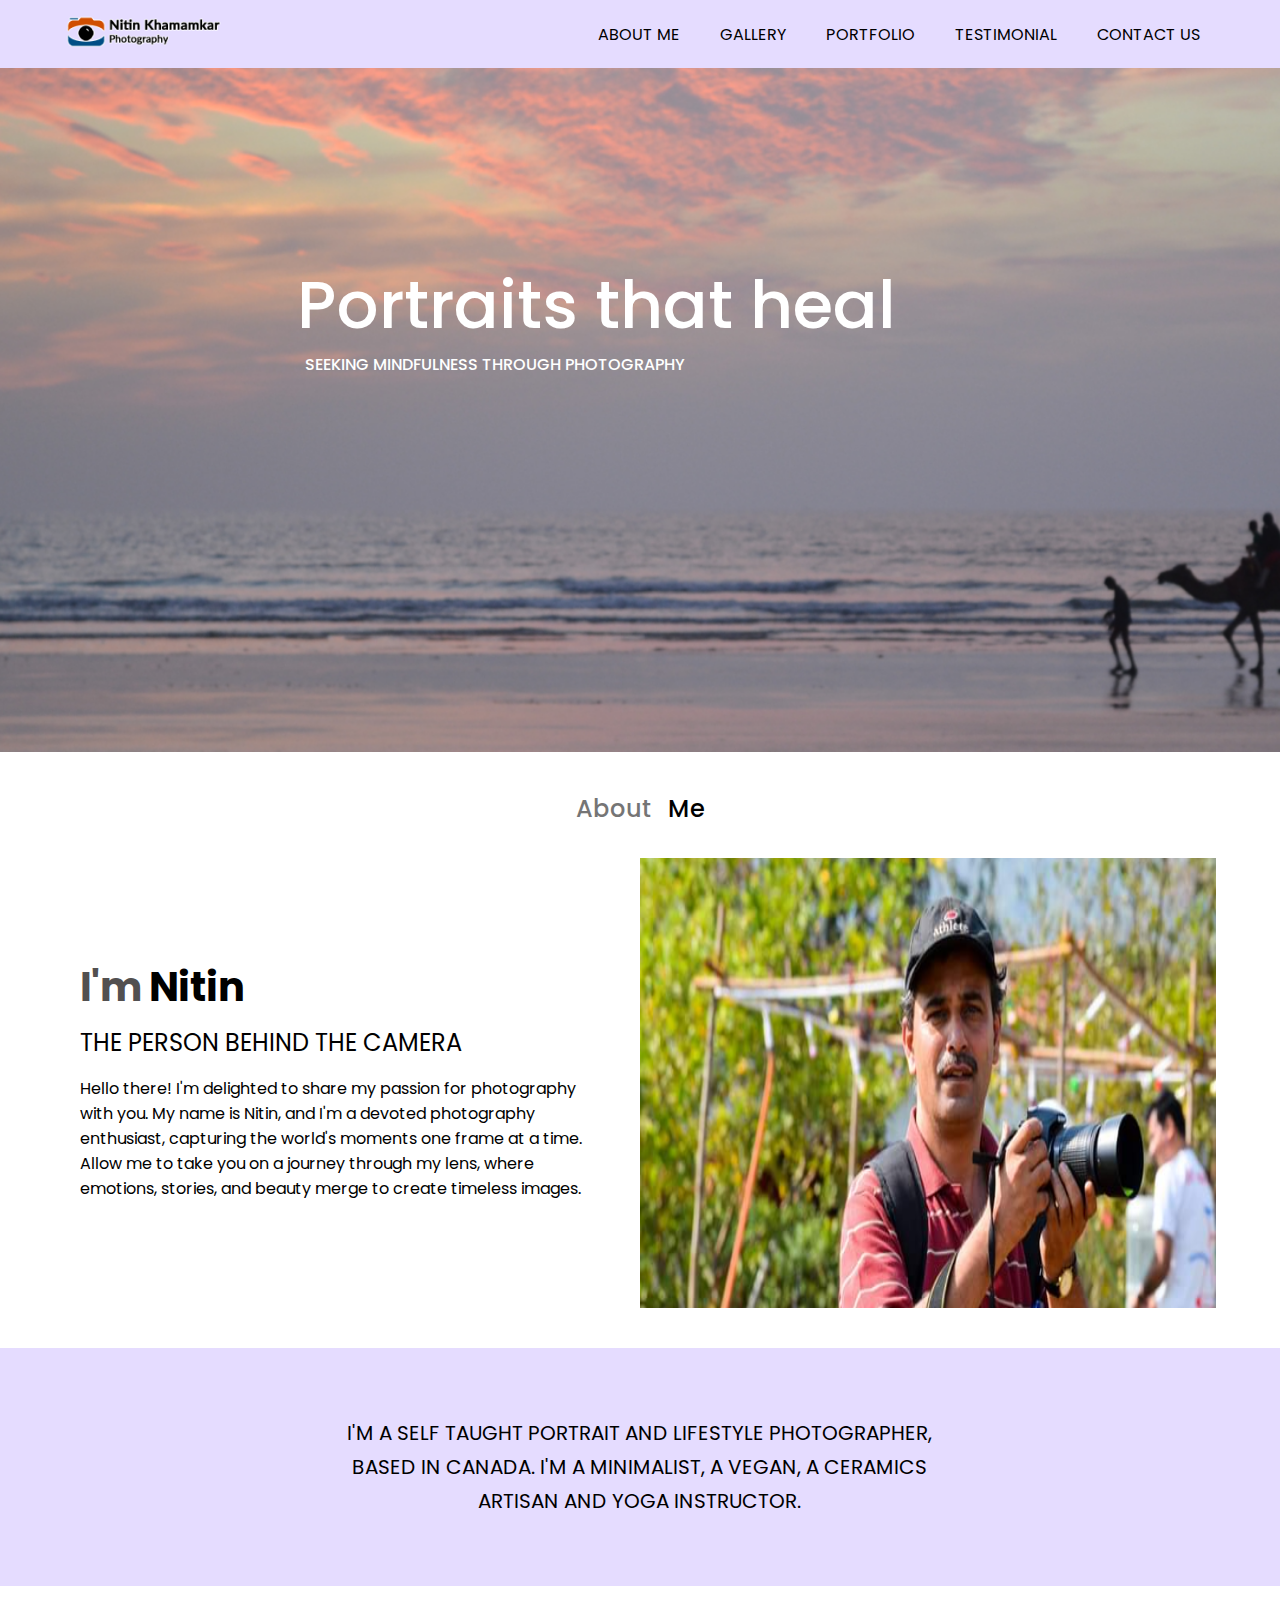
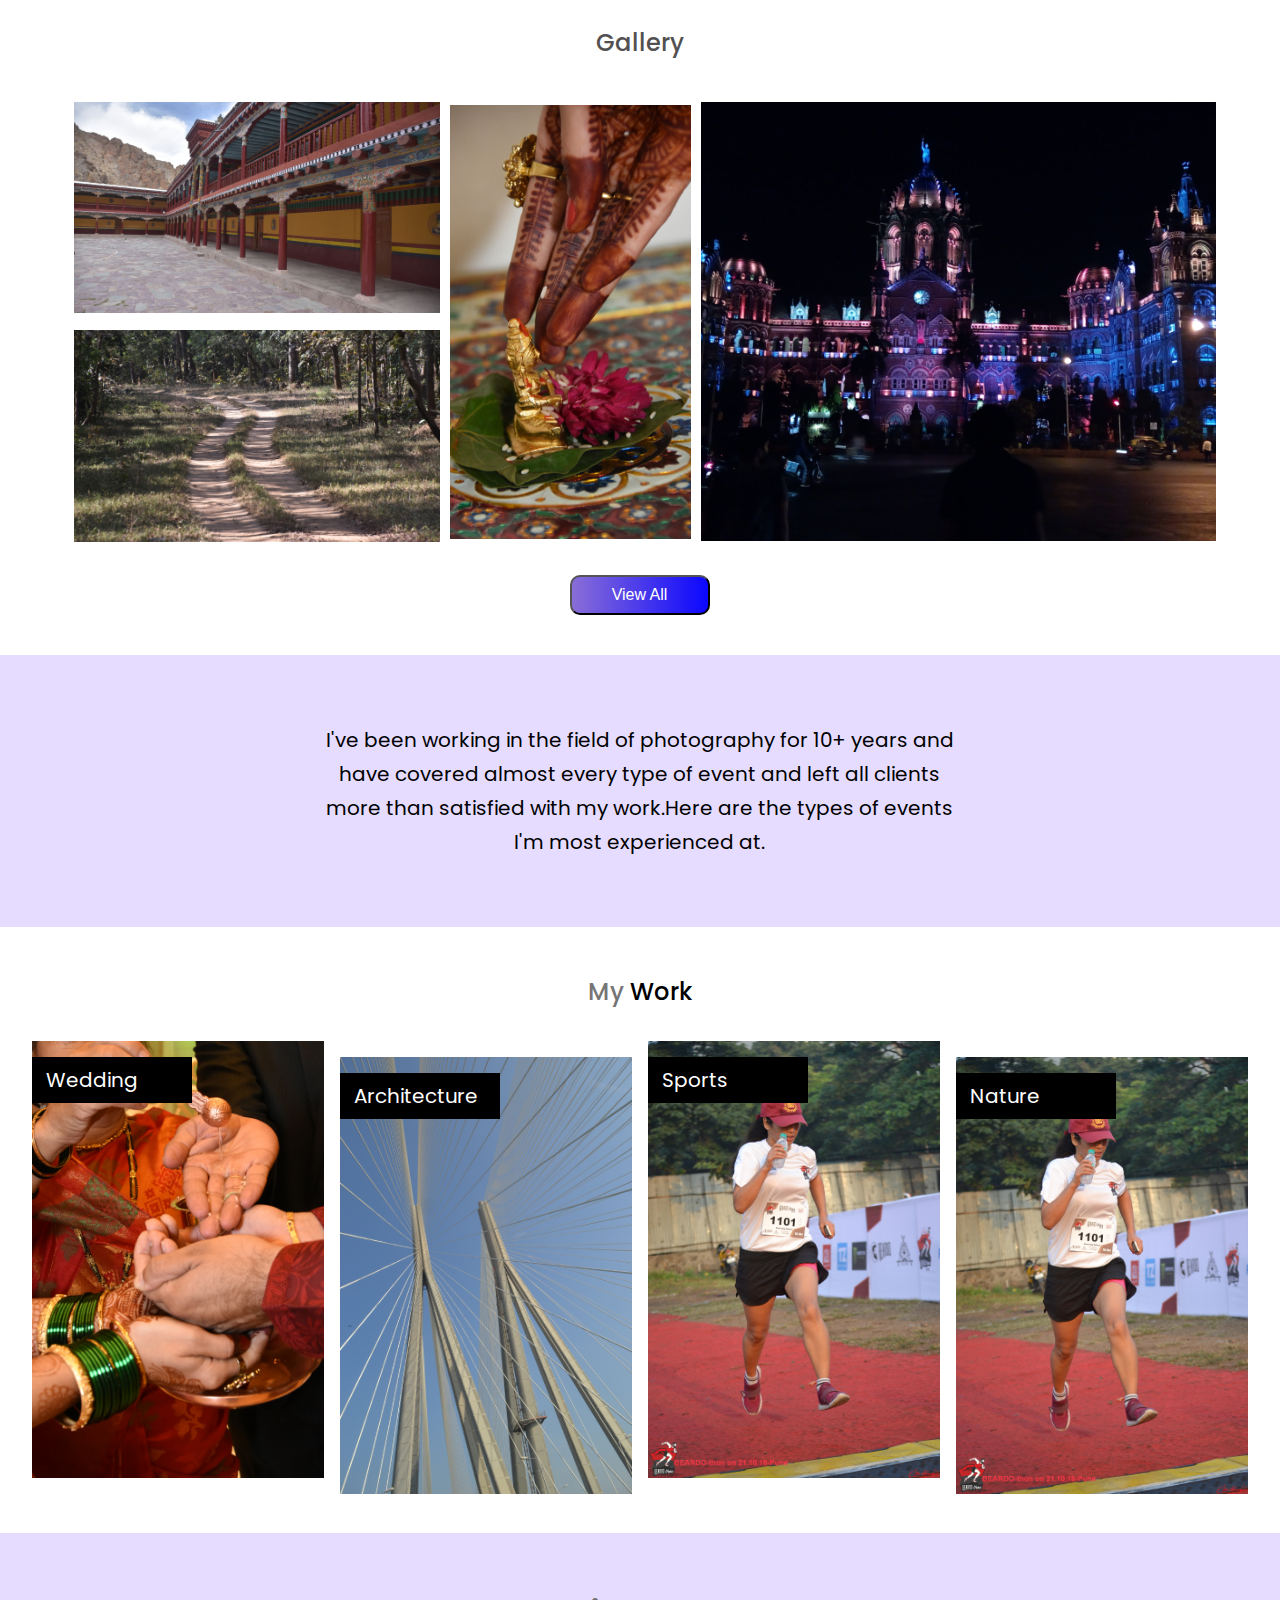
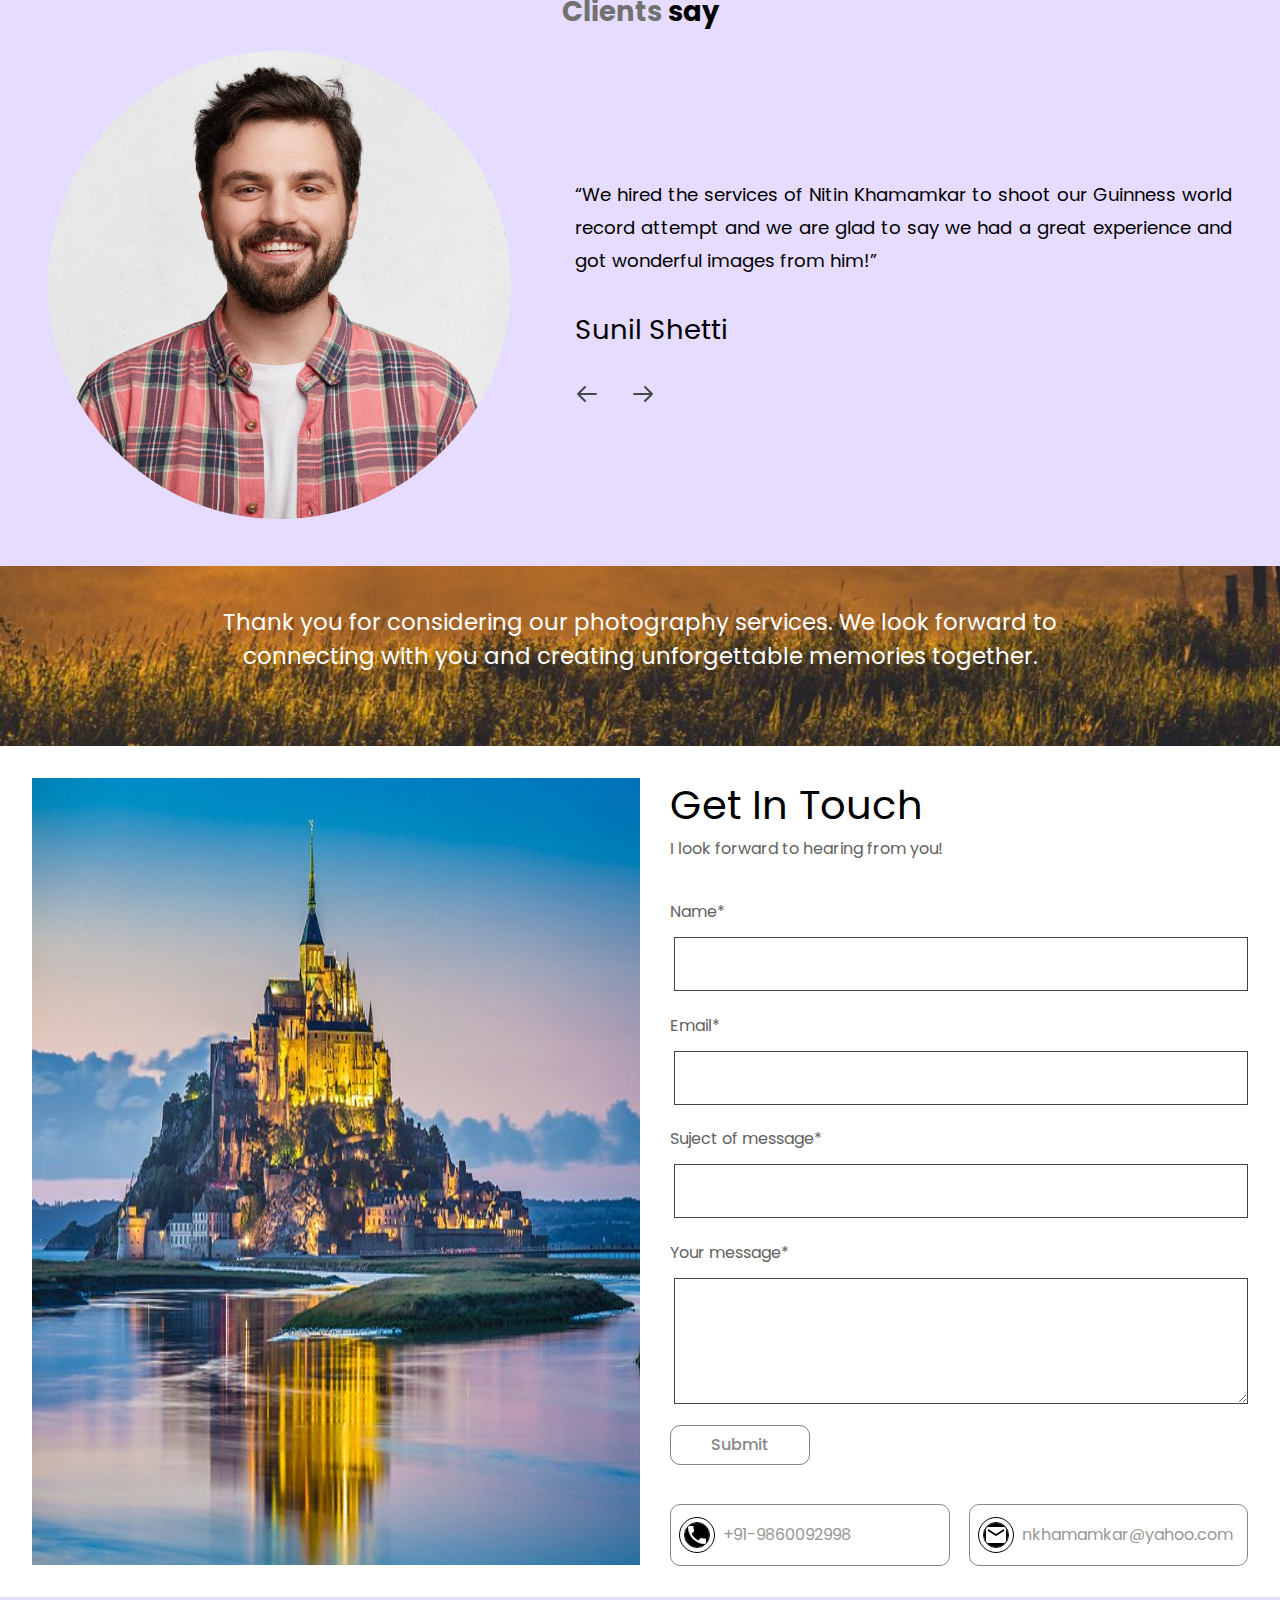
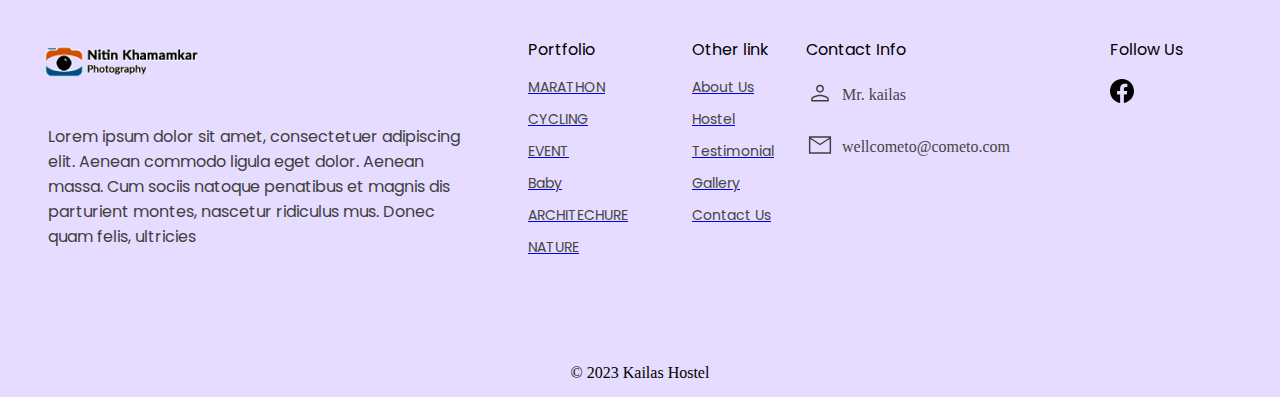
<file: index.html>
<!DOCTYPE html>
<html lang="en">
  <head>
    <meta charset="UTF-8" />
    <meta name="viewport" content="width=device-width, initial-scale=1.0" />
    <title>Photography</title>
    <link rel="preconnect" href="https://fonts.googleapis.com" />
    <link rel="preconnect" href="https://fonts.gstatic.com" crossorigin />
    <link
      href="https://fonts.googleapis.com/css2?family=Poppins:wght@400&display=swap"
      rel="stylesheet"
    />
    <link rel="stylesheet" href="./assets/stylesheets/style.css" />
  </head>
  <body id="body">
    <div class="main-container">
      <header class="header">
        <div class="container flex items-center justify-between">
          <a href="#" class="logo">
            <img src="./assets/media/logo 1.png" alt="logo" />
          </a>
          <label class="hamburger bars" for="toggle">
            <!-- <i class="fas fa-bars"></i> -->
            <span></span>
            <span></span>
            <span></span>
          </label>
          <input id="toggle" type="checkbox" />
          <nav class="menu">
            <ul class="top-menu flex justify-between items-center">
              <li class="pad-40">
                <a class="active" href="#about-us"> ABOUT ME</a>
              </li>
              <li class="pad-40">
                <a href="#gallery"> GALLERY </a>
              </li>

              <li class="pad-40">
                <a href="#my-work"> PORTFOLIO </a>
              </li>
              <li class="pad-40">
                <a href="#clients-say"> TESTIMONIAL </a>
              </li>
              <li>
                <a href="#form-section"> CONTACT US </a>
              </li>
            </ul>
          </nav>
        </div>
      </header>
      <main>
        <section id="hero" class="hero">
          <div class="container flex wrap jus-center mobile-center">
            <div class="col-1 mobile-100">
              <h1 class="hero-head">Portraits that heal</h1>
              <p class="hero-txt-1">SEEKING MINDFULNESS THROUGH PHOTOGRAPHY</p>
            </div>
          </div>
        </section>
        <section id="about-us" class="about-us">
          <h3 class="about-header-name">About <span>Me</span></h3>

          <div
            class="img-and-text flex jus-center tab-wrap mobile-wrap tab-center mobile-center"
          >
            <div class="about-us-text">
              <h1 class="">I'm <span>Nitin</span></h1>

              <div class="about-us-header-div">
                THE PERSON BEHIND THE CAMERA
              </div>

              <div class="about-us-description-div">
                Hello there! I'm delighted to share my passion for photography
                with you. My name is Nitin, and I'm a devoted photography
                enthusiast, capturing the world's moments one frame at a time.
                Allow me to take you on a journey through my lens, where
                emotions, stories, and beauty merge to create timeless images.
              </div>
            </div>
            <div class="about-us-img width-100">
              <img
                src="./assets/media/Rectangle 13.png"
                alt="record"
                srcset=""
                class="desktop-about-us-img"
              />
            </div>
          </div>
        </section>
        <section id="about-footer-1" class="about-footer-1">
          <div class="footer-txt-1 flex jus-center">
            <p>
              I'M A SELF TAUGHT PORTRAIT AND LIFESTYLE PHOTOGRAPHER, BASED IN
              CANADA. I'M A MINIMALIST, A VEGAN, A CERAMICS ARTISAN AND YOGA
              INSTRUCTOR.
            </p>
          </div>
        </section>
        <section id="gallery" class="gallery">
          <h1 class="text-center">Gallery</h1>
          <div class="inner-div">
            <div
              class="wrapper tab-wrap mobile-wrap flex justify-between jus-center"
            >
              <div class="column-1 flex-45">
                <img
                  class="img-1"
                  src="./assets/media/Rectangle 9.png"
                  alt="Image 1"
                />
                <img
                  class="img-2"
                  src="./assets/media/Rectangle 11.png"
                  alt="Image 2"
                />
              </div>
              <div class="column-2 flex-31">
                <img
                  class="img-3"
                  src="./assets/media/Rectangle 10.png"
                  alt="Image 3"
                />
              </div>
              <div class="column-3 flex-61">
                <img
                  class="img-4"
                  src="./assets/media/Rectangle 12.png"
                  alt="Image 4"
                />
              </div>
            </div>
            <div class="gal-button-main">
              <a href="./gallery.html">
                <button class="gal-button">View All</button></a
              >
            </div>
          </div>
        </section>
        <section id="gallery-footer-1" class="gallery-footer-1">
          <div class="footer-txt-2 flex jus-center">
            <p>
              I've been working in the field of photography for 10+ years and
              have covered almost every type of event and left all clients more
              than satisfied with my work.Here are the types of events I'm most
              experienced at.
            </p>
          </div>
        </section>
        <section id="my-work" class="my-work">
          <h1 class="text-center">My <span>Work</span></h1>
          <div
            class="work-wrapper flex jus-center tab-wrap mobile-wrap tab-center mobile-center"
          >
            <div class="w-col w-col-1">
              <img src="./assets/media/Rectangle 19.png" alt="record" />
              <div class="arrow-right">
                <img
                  src="./assets/media/formkit_arrowright.svg"
                  alt="_arrow-right"
                />
              </div>
              <div class="w-txt">Wedding</div>
              <div class="text">Wedding</div>
              <button class="button">View All</button>
            </div>
            <div class="w-col w-col-2">
              <img src="./assets/media/Rectangle 23.png" alt="record" />
              <div class="arrow-right">
                <img
                  src="./assets/media/formkit_arrowright.svg"
                  alt="_arrow-right"
                />
              </div>
              <div class="w-txt">Architecture</div>
              <div class="text">Architecture</div>
              <button class="button">View All</button>
            </div>
            <div class="w-col w-col-3">
              <img src="./assets/media/Rectangle 24.png" alt="record" />
              <div class="arrow-right">
                <img
                  src="./assets/media/formkit_arrowright.svg"
                  alt="_arrow-right"
                />
              </div>
              <div class="w-txt">Sports</div>
              <div class="text">Sports</div>
              <button class="button">View All</button>
            </div>
            <div class="w-col w-col-4">
              <img src="./assets/media/Rectangle 24.png" alt="record" />
              <div class="arrow-right">
                <img
                  src="./assets/media/formkit_arrowright.svg"
                  alt="_arrow-right"
                />
              </div>
              <div class="w-txt">Nature</div>
              <div class="text">Nature</div>
              <button class="button">View All</button>
            </div>
          </div>
        </section>
        <section id="clients-say" class="clients-say">
          <h1 class="text-center">Clients <span>say</span></h1>
          <div class="col-main flex jus-center tab-wrap mobile-wrap">
            <div class="col">
              <img
                class="cli-img"
                src="./assets/media/Ellipse 1.png"
                alt="men"
              />
            </div>
            <div class="col pad-left-10 quotes tab-center mobile-center">
              <p>
                “We hired the services of Nitin Khamamkar to shoot our Guinness
                world record attempt and we are glad to say we had a great
                experience and got wonderful images from him!”
              </p>
              <p class="clnt-nm">Sunil Shetti</p>
              <div>
                <img
                  src="./assets/media/_arrow-left.svg"
                  alt="_arrow-left"
                /><img
                  class="mar-left"
                  src="./assets/media/_arrow-right.svg"
                  alt="_arrow-right"
                />
              </div>
            </div>
          </div>
        </section>
        <section id="clients-footer" class="clients-footer">
          <div class="footer-txt flex jus-center">
            <p>
              Thank you for considering our photography services. We look
              forward to connecting with you and creating unforgettable memories
              together.
            </p>
          </div>
        </section>
        <section id="form-section" class="form-section">
          <div class="inner-form-section">
            <div class="image-div">
              <img
                src="./assets/media/france-in-pictures-beautiful-places-to-photograph-mont-st-michel.jpg"
                alt=""
                srcset=""
                style="height: 100%; width: 100%"
              />
            </div>
            <div class="form-div">
              <div class="inner-form-div">
                <div class="header-text">Get In Touch</div>
                <div class="header-description-text">
                  I look forward to hearing from you!
                </div>
                <form>
                  <div class="form-wrapper">
                    <label for="fname" class="label">Name*</label>
                    <input type="text" id="input-name" name="fname" />
                  </div>
                  <div class="form-wrapper">
                    <label for="email" class="label">Email*</label>
                    <input type="text" id="input-email" name="lname" />
                  </div>
                  <div class="form-wrapper">
                    <label for="message" class="label"
                      >Suject of message*</label
                    >
                    <input type="text" id="input-message" name="lname" />
                  </div>
                  <div class="form-wrapper">
                    <label for="your-massage" class="label"
                      >Your message*</label
                    >
                    <textarea
                      type="text"
                      id="input-your-message"
                      name="lname"
                    ></textarea>
                  </div>
                  <input type="submit" value="Submit" class="submit-btn" />
                </form>
                <div class="contact-div">
                  <div class="mob-no-div">
                    <div class="phone-logo">
                      <div class="inner-phone-logo">
                        <img
                          src="./assets/media/Frame.svg"
                          alt=""
                          srcset=""
                          style="height: 100%; width: 100%"
                          class="phone-logo-img"
                        />
                      </div>
                    </div>
                    <div class="phone-number">+91-9860092998</div>
                  </div>
                  <div class="email-id-div">
                    <div class="email-logo">
                      <div class="inner-email-logo">
                        <img
                          src="./assets/media/Frame (1).svg"
                          alt=""
                          srcset=""
                          style="height: 100%; width: 100%"
                          class="phone-logo-img"
                        />
                      </div>
                    </div>
                    <div class="email-id">nkhamamkar@yahoo.com</div>
                  </div>
                </div>
              </div>
            </div>
          </div>
        </section>
      </main>
      <footer id="footer" class="footer">
        <div class="first-footer">
          <div class="inner-first-footer">
            <div class="wrapper-tablet-view" style="display: flex">
              <div class="footer-icon-and-description">
                <div class="hostel-logo">
                  <img
                    src="./assets/media/logo 1.png"
                    alt="logo"
                    srcset=""
                    class="hostel-logo-img"
                  />
                </div>

                <div class="hostel-description">
                  Lorem ipsum dolor sit amet, consectetuer adipiscing elit.
                  Aenean commodo ligula eget dolor. Aenean massa. Cum sociis
                  natoque penatibus et magnis dis parturient montes, nascetur
                  ridiculus mus. Donec quam felis, ultricies
                </div>
              </div>

              <div class="footer-other-link">
                <div class="footer-other-links">Portfolio</div>

                <a href="kailasa.html#about-us"
                  ><div class="footer-link">MARATHON</div></a
                >

                <a href="kailasa.html#hostel-facility"
                  ><div class="footer-link">CYCLING</div></a
                >

                <a href="kailasa.html"><div class="footer-link">EVENT</div></a>

                <a href="kailasa.html#gallery"
                  ><div class="footer-link">Baby</div></a
                >

                <a href="kailasa.html#contact-us"
                  ><div class="footer-link">ARCHITECHURE</div></a
                >
                <a href="kailasa.html#contact-us"
                  ><div class="footer-link">NATURE</div></a
                >
              </div>
              <div class="footer-other-link">
                <div class="footer-other-links">Other link</div>

                <a href="kailasa.html#about-us"
                  ><div class="footer-link">About Us</div></a
                >

                <a href="kailasa.html#hostel-facility"
                  ><div class="footer-link">Hostel</div></a
                >

                <a href="kailasa.html"
                  ><div class="footer-link">Testimonial</div></a
                >

                <a href="kailasa.html#gallery"
                  ><div class="footer-link">Gallery</div></a
                >

                <a href="kailasa.html#contact-us"
                  ><div class="footer-link">Contact Us</div></a
                >
              </div>
            </div>

            <div class="wrapper-tablet-view str" style="display: flex">
              <div
                style="
                  height: 10rem;
                  width: 19rem;
                  display: flex;
                  flex-wrap: wrap;
                "
              >
                <div class="footer-contact">
                  Contact Info

                  <div class="contact-wrapper firsr">
                    <div class="contact-img">
                      <img
                        src="./assets/media/person_FILL0_wght300_GRAD0_opsz40.svg"
                        alt=""
                        srcset=""
                        class="footer-contact-img"
                      />
                    </div>

                    <div class="contact-details">Mr. kailas</div>
                  </div>

                  <div class="contact-wrapper sss">
                    <div class="contact-img">
                      <img
                        src="./assets/media/mail_FILL0_wght300_GRAD0_opsz40.svg"
                        alt=""
                        srcset=""
                        class="footer-contact-img"
                      />
                    </div>

                    <div class="contact-details">wellcometo@cometo.com</div>
                  </div>
                </div>
              </div>

              <div>
                <div class="footer-follow-us">
                  <div class="footer-follow-us-name">Follow Us</div>

                  <div class="footer-follow-us-logo">
                    <img
                      src="./assets/media/Vector.svg"
                      alt=""
                      srcset=""
                      class="facebook-logo"
                    />
                  </div>
                </div>
              </div>
            </div>
          </div>
        </div>

        <div class="second-footer">
          <div class="inner-second-footer">&copy; 2023 Kailas Hostel</div>
        </div>
      </footer>

      <footer class="mob-view-footer">
        <div class="mob-first-footer">
          <div class="mob-footer-icon-and-description">
            <div class="mob-hostel-logo">
              <img
                src="../assets/media/logo 1.png"
                alt=""
                srcset=""
                class="mob-hostel-logo-img"
              />
            </div>

            <div class="mob-hostel-description">
              Lorem ipsum dolor sit amet, consectetuer adipiscing elit. Aenean
              commodo ligula eget dolor. Aenean massa. Cum sociis natoque
              penatibus et magnis dis parturient montes, nascetur ridiculus mus.
              Donec quam felis, ultricies
            </div>
          </div>

          <div class="mob-other-link-and-follow-div">
            <div class="mob-other-link-div">
              <div class="mob-other-link-name">Other link</div>

              <a href="kailasa.html#about-us"
                ><div class="mob-other-links">About Us</div></a
              >

              <a href="kailasa.html#about-us"
                ><div class="mob-other-links">Hostel Facility</div></a
              >

              <div class="mob-other-links">Testimonial</div>

              <div class="mob-other-links">Gallery</div>

              <div class="mob-other-links">Contact Us</div>
            </div>

            <div class="mob-follow-us-div">
              <div class="mob-follow-us-name">Follow Us</div>

              <div class="mob-facebook-logo">
                <img src="./Vector.svg" alt="" srcset="" />
              </div>
            </div>
          </div>

          <div class="mob-contact-info-div">
            <div class="mob-contact-info-name">Contact Info</div>

            <div class="contact-mob-wrapper">
              <div class="mob-contact-details-logo">
                <img
                  src="./person_FILL0_wght300_GRAD0_opsz40.svg"
                  alt=""
                  srcset=""
                  class="footer-contact-img"
                />
              </div>

              <div class="mob-contact-details">contact person | Mr. kailas</div>
            </div>

            <!-- <div class="contact-mob-wrapper">

                <div class="mob-contact-details-logo"><img src="call.png" alt="" srcset="" class="footer-contact-img"></div>

                <div class="mob-contact-details">+91-3333333333</div>

            </div> -->

            <div class="contact-mob-wrapper">
              <div class="mob-contact-details-logo">
                <img
                  src="./mail_FILL0_wght300_GRAD0_opsz40.svg"
                  alt=""
                  srcset=""
                  class="footer-contact-img"
                />
              </div>

              <div class="mob-contact-details">wellcometo@cometo.com</div>
            </div>
          </div>
        </div>

        <div class="mob-second-footer">
          <div class="mob-inner-second-footer">&copy; 2023 Kailas Hostel</div>
        </div>
      </footer>
    </div>
    <script src="./script.js"></script>
  </body>
</html>
</file>
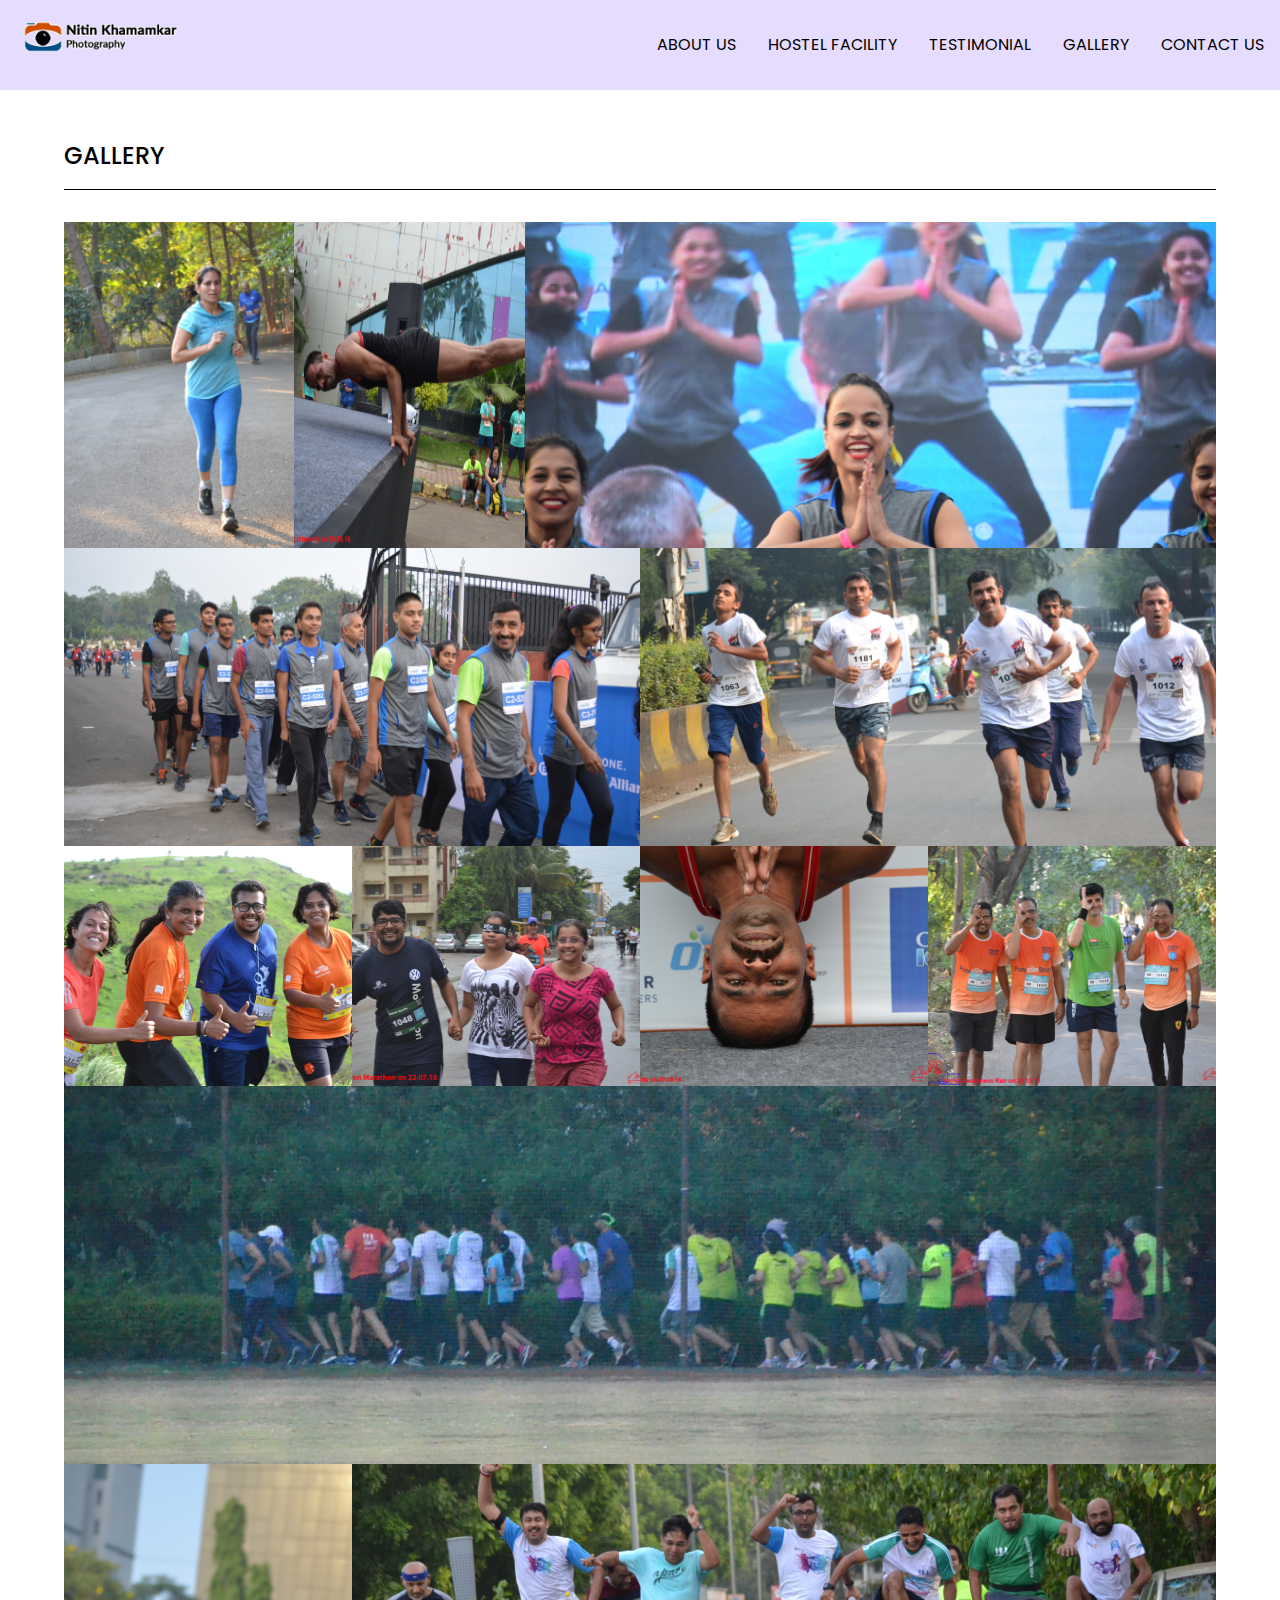
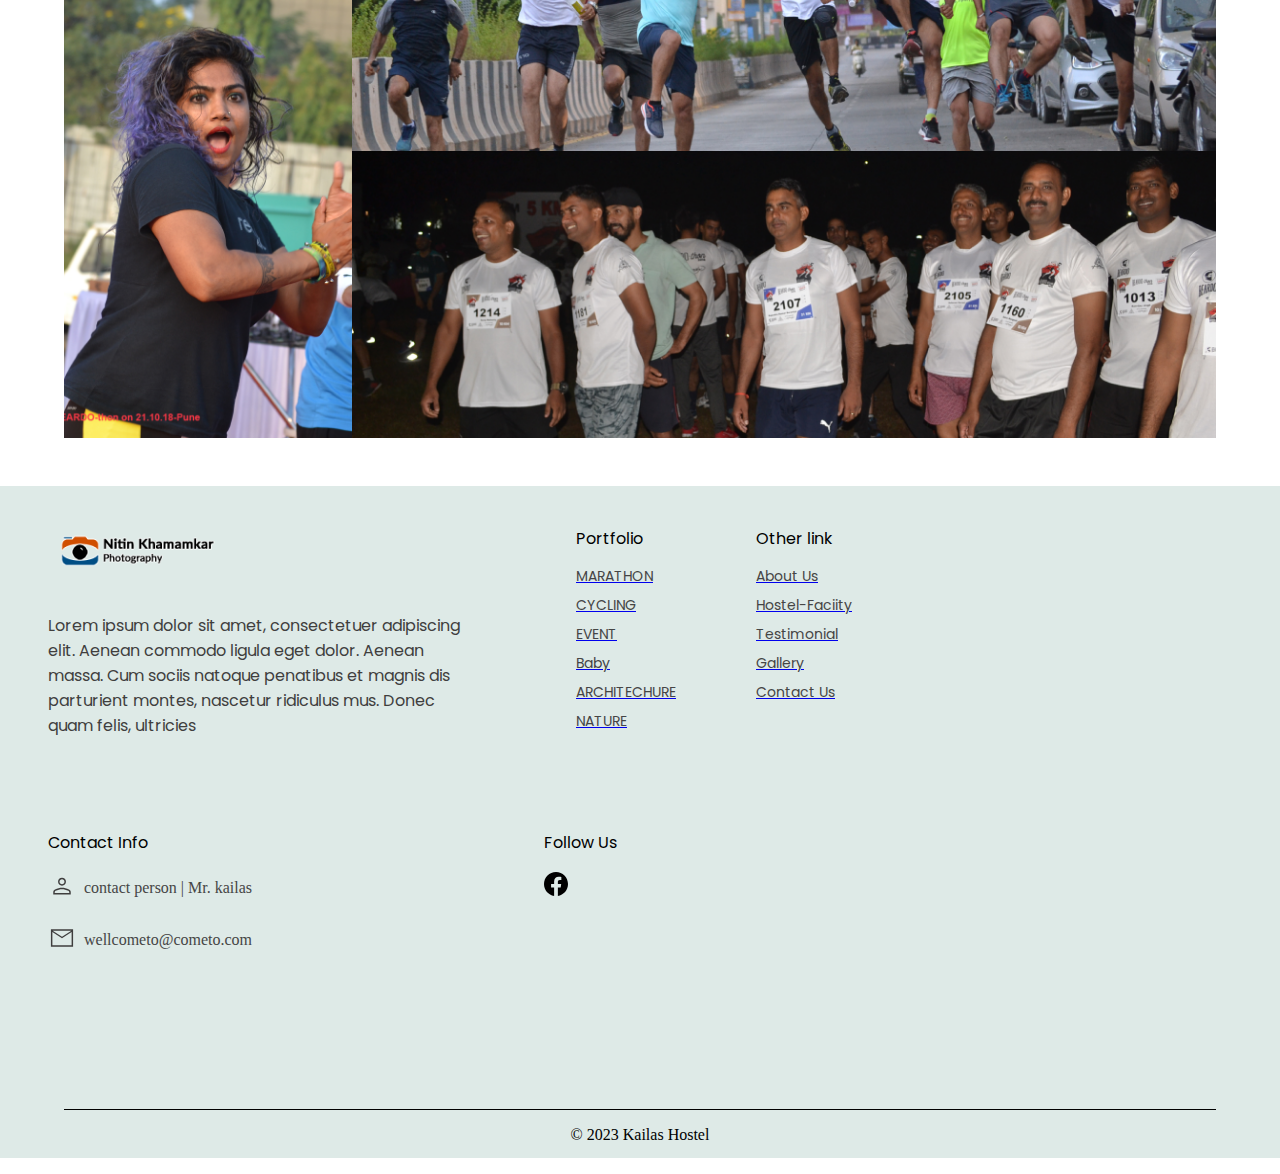
<file: gallery.html>
<!DOCTYPE html>

<html lang="javascriptreact">

<head>

    <meta charset="UTF-8">

    <meta http-equiv="X-UA-Compatible" content="IE=edge">

    <meta name="viewport" content="width=device-width, initial-scale=1.0">

    <title>Kailasa Hostel</title>

    <link rel="stylesheet" href="./gallery.css">

    <link rel="preconnect" href="https://fonts.googleapis.com">

<link rel="preconnect" href="https://fonts.gstatic.com" crossorigin>

<link href="https://fonts.googleapis.com/css2?family=Poppins:wght@400&display=swap" rel="stylesheet">

</head>

<body id="body">

    <div class="main-container">
        <header class="header">

            <div class="container flex items-center justify-between">    

              <a href="./index.html" class="logo">

                <img src="./assets/media/logo 1.png" alt="logo" />

              </a>

              <label class="hamburger bars" for="toggle">

                <!-- <i class="fas fa-bars"></i> -->

                <span></span>

                <span></span>

                <span></span>

              </label>

              <input id="toggle" type="checkbox" />

              <nav class="menu">

                <ul class="top-menu flex items-center justify-between">

                  <li>

                    <a class="active" href="kailasa.html#about-us"> ABOUT US</a>

                  </li>

                  <li>

                    <a href="kailasa.html#hostel-facility"> HOSTEL FACILITY </a>

                  </li>

                  <li>

                    <a href="#"> TESTIMONIAL </a>

                  </li>

                  <li>

                    <a href="kailasa.html#gallery"> GALLERY </a>

                  </li>

                  <li>

                    <a href="kailasa.html#contact-us"> CONTACT US </a>

                  </li>

                </ul>

              </nav>

            </div>

          </header>

          <div class="all-gallery">

           <div class="inner-gallery">

                <div class="gallery-name">GALLERY</div>

                <div class="line"></div>

                <div class="gallery-all-img">

                    <div class="first-row-images">

                        <div class="first-row-first-div">

                            <div class="first-row-first-div-img">

                                <img src="./assets/media/Rectangle 567.png" alt="567" srcset="" style="height: 100%;width:100%;">

                            </div>

                            <div class="first-row-second-div-img">

                                <img src="./assets/media/Rectangle 566.png" alt="565" srcset="" style="height: 100%;width:100%">

                            </div>

                        </div>

                        <div class="first-row-second-div">

                            <img src="./assets/media/Rectangle 565.png" alt="566" srcset="" style="height: 100%;width:100%">

                        </div>

                    </div>

                    <div class="second-row-images">

                        <div class="second-row-first-img"><img src="./assets/media/Rectangle 568.png" alt="" srcset="" style="height: 100%;width:100%"></div>

                        <div class="second-row-second-img"><img src="./assets/media/Rectangle 569.png" alt="" srcset="" style="height: 100%;width:100%"></div>

                    </div>

                    <div class="third-row-images">

                        <div class="wrapper-for-third-div">

                        <div class="third-row-first-img">

                            <img src="./assets/media/Rectangle 574.png" alt="" srcset="" style="height: 100%;width:100%">

                        </div>

                        <div class="third-row-second-img">

                             <img src="./assets/media/Rectangle 575.png" alt="" srcset="" style="height: 100%;width:100%">

                        </div>

                    </div>

                    <div class="wrapper-for-third-div">

                        <div class="third-row-third-img">

                            <img src="./assets/media/Rectangle 576.png" alt="" srcset="" style="height: 100%;width:100%">

                        </div>

                        <div class="third-row-fourth-img">

                            <img src="./assets/media/Rectangle 577.png" alt="" srcset="" style="height: 100%;width:100%">

                        </div>

                        </div>

                    </div>

                    <div class="forth-row-images"><img src="./assets/media/Rectangle 578.png" alt="" srcset="" style="height: 100%;width:100%">

                    </div>

                    <div class="fifth-row-images">

                        <div class="fifth-row-first-div"><img src="./assets/media/Rectangle 579.png" alt="" srcset="" style="height: 100%;width:100%"></div>

                            <div class="fifth-row-second-div">

                                <div class="fifth-row-first-img"><img src="./assets/media/Rectangle 580.png" alt="" srcset="" style="height: 100%;width:100%"></div>

                                <div class="fifth-row-second-img"><img src="./assets/media/Rectangle 581.png" alt="" srcset="" style="height: 100%;width:100%"></div>

                            </div>

                        </div>

                    </div>  

                </div>

           </div>

          </div>


<footer class="footer">

            <div class="first-footer">

                <div class="inner-first-footer">

                    <div class="wrapper-tablet-view" style="display: flex;">

                    <div class="footer-icon-and-description">

                        <div class="hostel-logo">

                            <img src="./assets/media/logo 1.png" alt="logo" srcset="" class="hostel-logo-img">

                        </div>

                        <div class="hostel-description">Lorem ipsum dolor sit amet, consectetuer adipiscing elit. Aenean commodo ligula eget dolor. Aenean massa. Cum sociis natoque penatibus et magnis dis parturient montes, nascetur ridiculus mus. Donec quam felis, ultricies</div>

                    </div>

                    <div class="footer-other-link">

                        <div class="footer-other-links">Portfolio</div>

                        <a href="kailasa.html#about-us"><div class="footer-link">MARATHON</div></a>

                        <a href="kailasa.html#hostel-facility"><div class="footer-link">CYCLING</div></a>

                        <a href="kailasa.html"><div class="footer-link">EVENT</div></a>

                        <a href="kailasa.html#gallery"><div class="footer-link">Baby</div></a>

                        <a href="kailasa.html#contact-us"><div class="footer-link">ARCHITECHURE</div></a>
                        <a href="kailasa.html#contact-us"><div class="footer-link">NATURE</div></a>
                    </div>
                    <div class="footer-other-link">

                        <div class="footer-other-links">Other link</div>

                        <a href="kailasa.html#about-us"><div class="footer-link">About Us</div></a>

                        <a href="kailasa.html#hostel-facility"><div class="footer-link">Hostel-Faciity</div></a>

                        <a href="kailasa.html"><div class="footer-link">Testimonial</div></a>

                        <a href="kailasa.html#gallery"><div class="footer-link">Gallery</div></a>

                        <a href="kailasa.html#contact-us"><div class="footer-link">Contact Us</div></a>

                    </div>

                    </div>

                    <div class="wrapper-tablet-view" style="display: flex;">

                    <div class="footer-contact">Contact Info

                    <div class="contact-wrapper firsr">

                    <div class="contact-img"><img src="./assets/media/person_FILL0_wght300_GRAD0_opsz40.svg" alt="" srcset="" class="footer-contact-img"></div>

                    <div class="contact-details">contact person | Mr. kailas</div>

                </div>

                    <!-- <div class="contact-wrapper">

                    <div class="contact-img"><img src="call.png" alt="" srcset="" class="footer-contact-img"></div>

                    <div class="contact-details">+91-3333333333</div>

                </div> -->

                    <div class="contact-wrapper">

                    <div class="contact-img"><img src="./assets/media/mail_FILL0_wght300_GRAD0_opsz40.svg" alt="" srcset="" class="footer-contact-img"></div>

                    <div class="contact-details">wellcometo@cometo.com</div>

                </div>

            </div>

                    <div class="footer-follow-us">

                        <div class="footer-follow-us-name">Follow Us</div>

                        <div class="footer-follow-us-logo"><img src="./assets/media/Vector.svg" alt="" srcset="" class="facebook-logo"></div>

                    </div>

                </div>

                </div>

            </div>

            <div class="second-footer">

                <div class="inner-second-footer">

                &copy; 2023 Kailas Hostel

            </div>

            </div>

        </footer>

        <footer class="mob-view-footer">

            <div class="mob-first-footer">

                <div class="mob-footer-icon-and-description">

                    <div class="mob-hostel-logo">

                        <img src="./assets/media/logo 1.png" alt="" srcset="" class="mob-hostel-logo-img">

                    </div>

                    <div class="mob-hostel-description">Lorem ipsum dolor sit amet, consectetuer adipiscing elit. Aenean commodo ligula eget dolor. Aenean massa. Cum sociis natoque penatibus et magnis dis parturient montes, nascetur ridiculus mus. Donec quam felis, ultricies</div>

                </div>

                <div class="mob-other-link-and-follow-div">

                    <div class="mob-other-link-div">

                        <div class="mob-other-link-name">Other link</div>

                        <a href="kailasa.html#about-us"><div class="mob-other-links">About Us</div></a>

                        <a href="kailasa.html#about-us"><div class="mob-other-links">Hostel Facility</div></a>

                        <div class="mob-other-links">Testimonial</div>

                        <div class="mob-other-links">Gallery</div>

                        <div class="mob-other-links">Contact Us</div>

                    </div>

                    <div class="mob-follow-us-div">

                        <div class="mob-follow-us-name">Follow Us</div>

                        <div class="mob-facebook-logo"><img src="./Vector.svg" alt="" srcset="" ></div>

                    </div>

            </div>

                <div class="mob-contact-info-div">

                    <div class="mob-contact-info-name">Contact Info</div>

                    <div class="contact-mob-wrapper">

                    <div class="mob-contact-details-logo"><img src="./person_FILL0_wght300_GRAD0_opsz40.svg" alt="" srcset="" class="footer-contact-img"></div>

                    <div class="mob-contact-details">contact person | Mr. kailas</div>

                </div>

                <!-- <div class="contact-mob-wrapper">

                    <div class="mob-contact-details-logo"><img src="call.png" alt="" srcset="" class="footer-contact-img"></div>

                    <div class="mob-contact-details">+91-3333333333</div>

                </div> -->

                <div class="contact-mob-wrapper">

                    <div class="mob-contact-details-logo"><img src="./mail_FILL0_wght300_GRAD0_opsz40.svg" alt="" srcset="" class="footer-contact-img"></div>

                    <div class="mob-contact-details">wellcometo@cometo.com</div>

                </div>

                </div>

            </div>

            <div class="mob-second-footer">

                <div class="mob-inner-second-footer">

                    &copy; 2023 Kailas Hostel

                </div>

            </div>

        </footer>

    </div>

</body>

<script src="./gallery.js"></script>

</html>
</file>
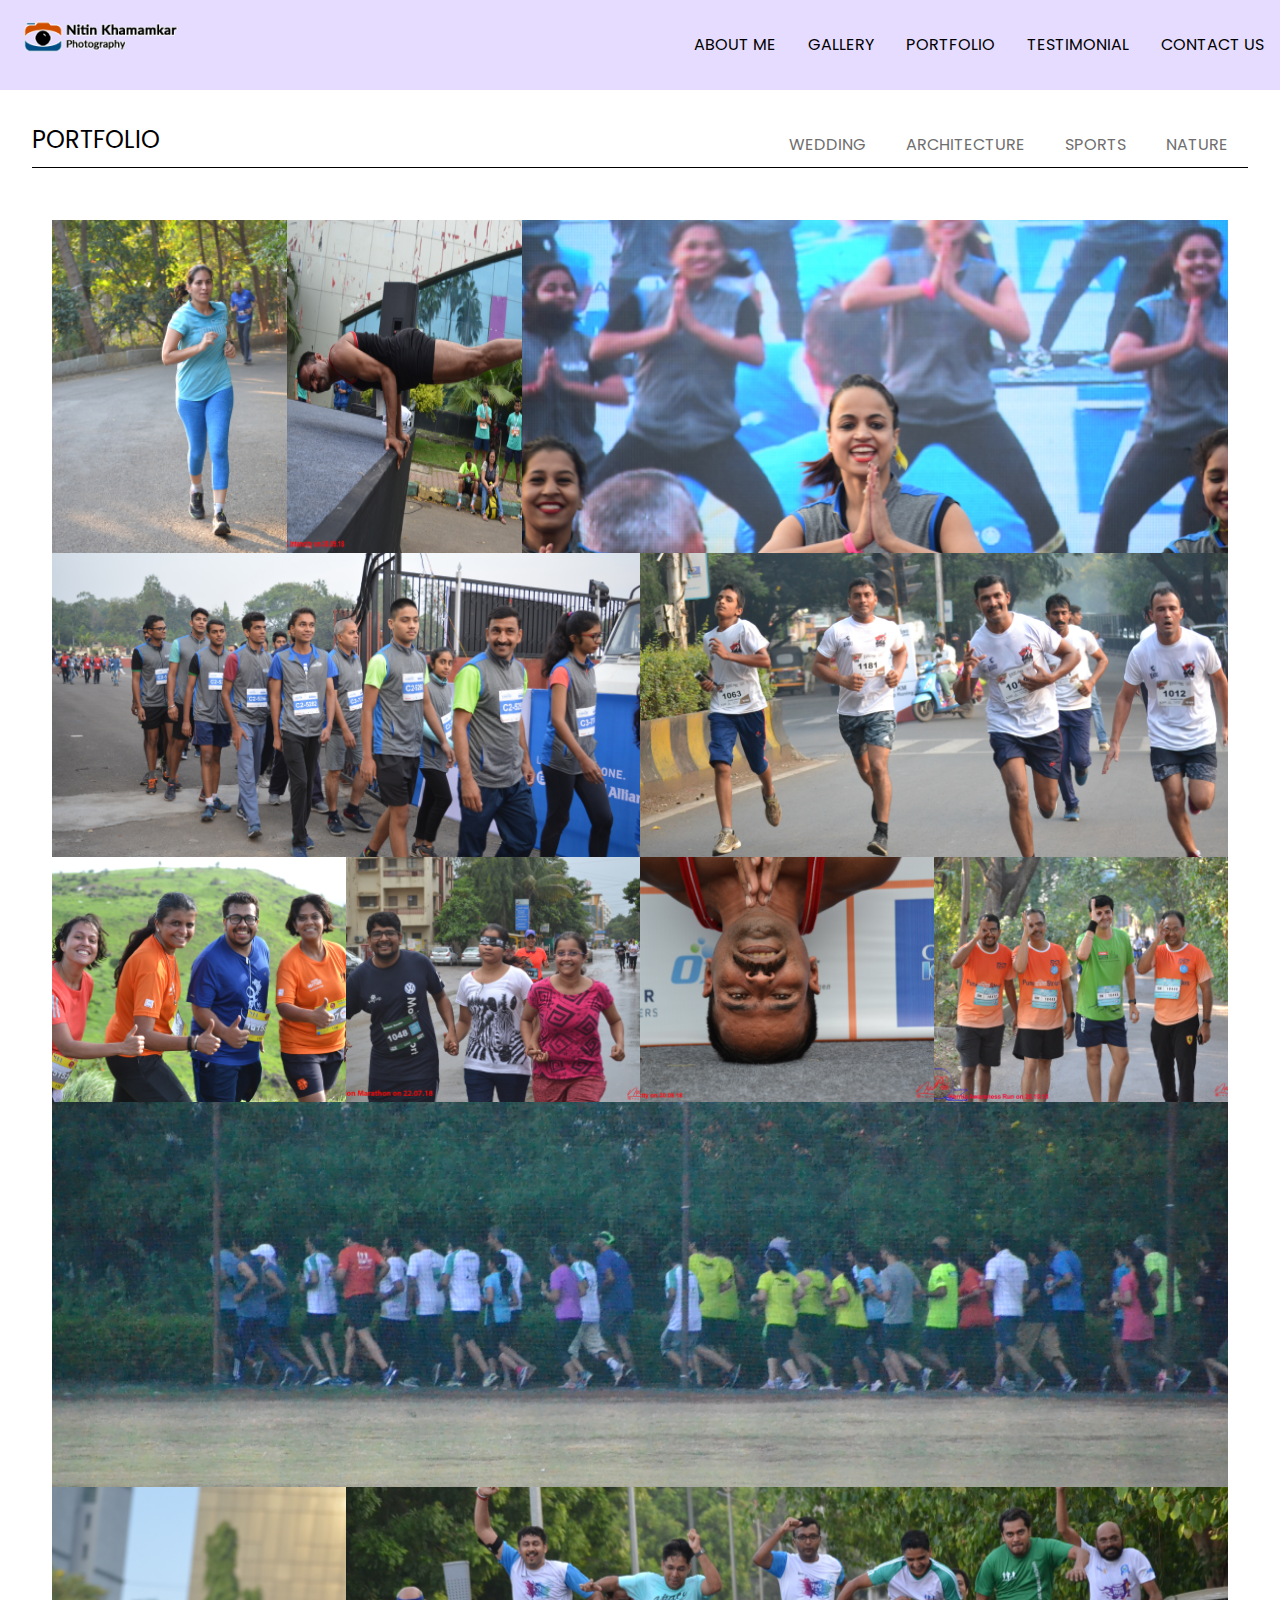
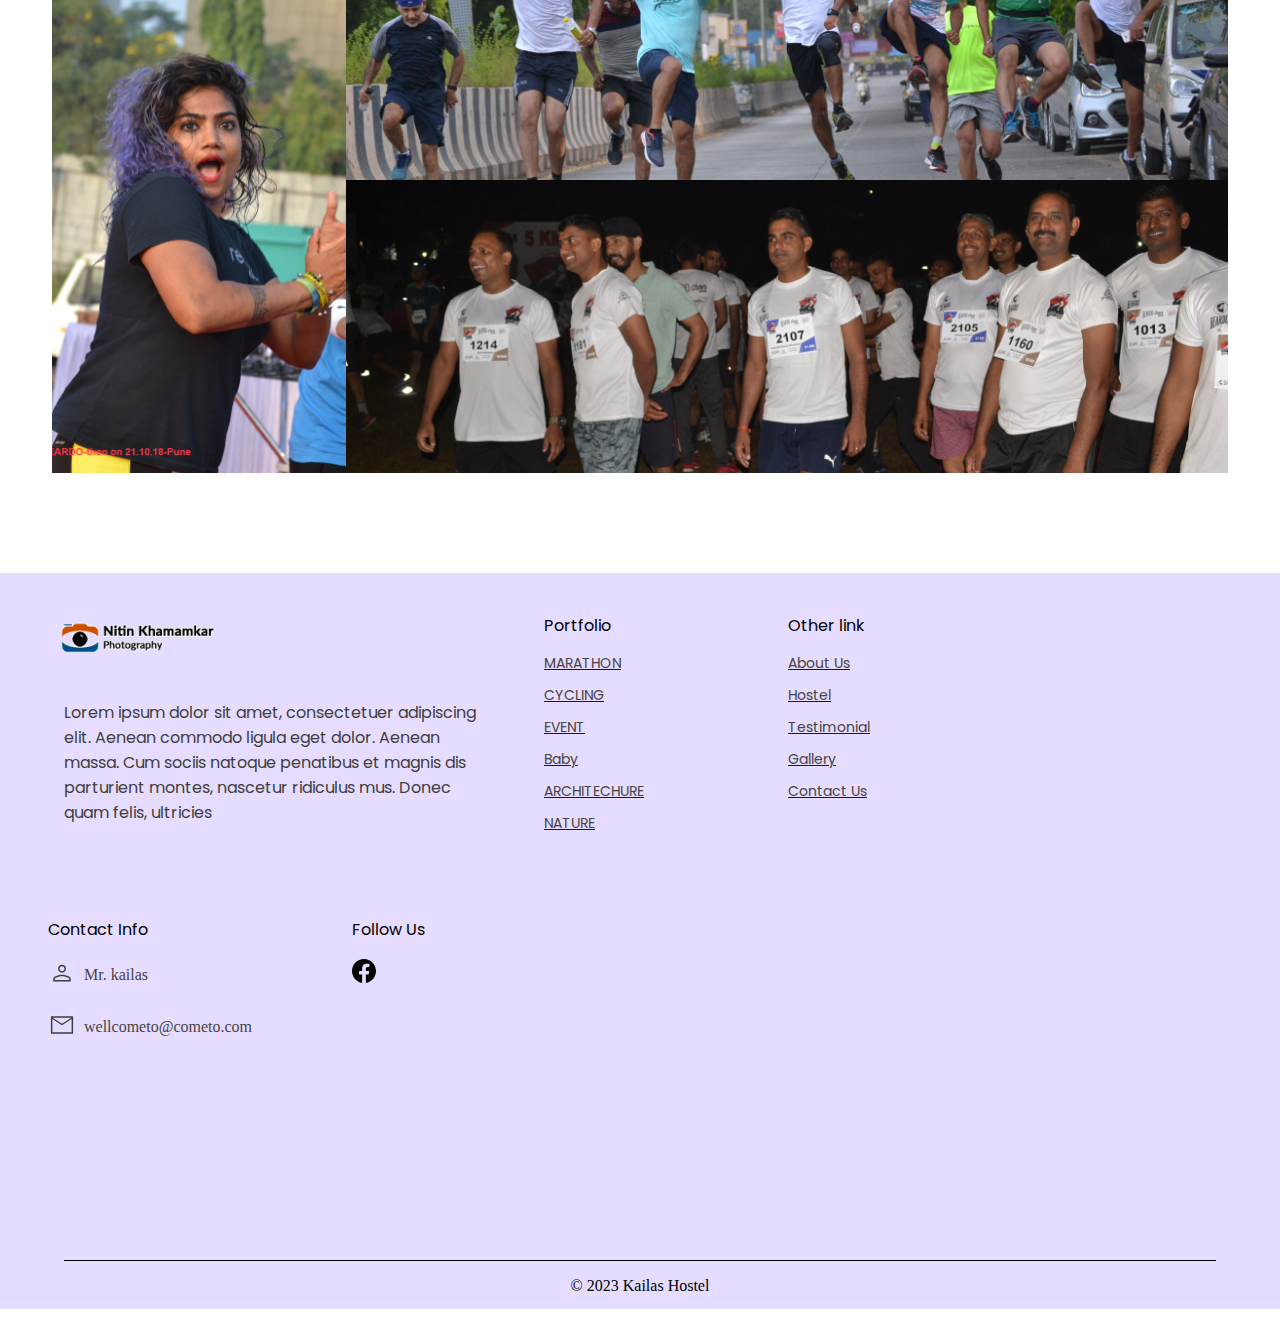
<file: portfolio.html>
<!DOCTYPE html>

<html lang="en">

<head>

    <meta charset="UTF-8">

    <meta http-equiv="X-UA-Compatible" content="IE=edge">

    <meta name="viewport" content="width=device-width, initial-scale=1.0">

    <title>Photography</title>

    <link rel="stylesheet" href="./portfolio.css">

    <link rel="preconnect" href="https://fonts.googleapis.com">

<link rel="preconnect" href="https://fonts.gstatic.com" crossorigin>

<link href="https://fonts.googleapis.com/css2?family=Poppins:wght@400&display=swap" rel="stylesheet">

</head>

<body id="body">

    <div class="main-container">
        <header class="header">
            <div class="container flex items-center justify-between">
              <a href="#" class="logo">
                <img src="./assets/media/logo 1.png" alt="logo" />
              </a>
              <label class="hamburger bars" for="toggle">
                <!-- <i class="fas fa-bars"></i> -->
                <span></span>
                <span></span>
                <span></span>
              </label>
              <input id="toggle" type="checkbox" />
              <nav class="menu">
                <ul class="top-menu flex justify-between items-center">
                  <li class="pad-40">
                    <a class="active" href="#about-us"> ABOUT ME</a>
                  </li>
                  <li class="pad-40">
                    <a href="#"> GALLERY </a>
                  </li>
    
                  <li class="pad-40">
                    <a href="#"> PORTFOLIO </a>
                  </li>
                  <li class="pad-40">
                    <a href="#"> TESTIMONIAL </a>
                  </li>
                  <li>
                    <a href="#"> CONTACT US </a>
                  </li>
                </ul>
              </nav>
            </div>
          </header>

                <section class="nav-links">
                    <div class="tabs-container">
                      <div class="flex justify-between">
                      <a class="portfolio">PORTFOLIO</a>
                      <!-- code for dropdown -->
                      <!-- <input id="toggle"/> -->
                      
                      <select class="tabs">
                        <option class="tab" value="0">WEDDING</option>
                        <option class="tab" value="1">ARCHITECTURE</option>
                        <option class="tab" value="2">SPORTS</option>
                        <option class="tab" value="3">NATURE</option>
                      </select>
                      <!-- code for dropdown end-->
                      <ul class="desktop">
                        <li class="tab-desk">WEDDING</li>
                        <li class="tab-desk">ARCHITECTURE</li>
                        <li class="tab-desk">SPORTS</li>
                        <li class="tab-desk">NATURE</li>
                        </ul>
                      </div>
                      <div class="line"></div>
                    
                    <div class="tab-content">
                    <div class="content" data-tab="0">
                      <div class="gallery-all-img">
                    
                      <div class="first-row-images">
                    
                          <div class="first-row-first-div">
                    
                              <div class="first-row-first-div-img">
                    
                                  <img src="./assets/media/Rectangle 567.png" alt="567" srcset="" style="height: 100%;width:100%;">
                    
                              </div>
                    
                              <div class="first-row-second-div-img">
                    
                                  <img src="./assets/media/Rectangle 566.png" alt="565" srcset="" style="height: 100%;width:100%">
                    
                              </div>
                    
                          </div>
                    
                          <div class="first-row-second-div">
                    
                              <img src="./assets/media/Rectangle 565.png" alt="566" srcset="" style="height: 100%;width:100%">
                    
                          </div>
                    
                      </div>
                    
                      <div class="second-row-images">
                    
                          <div class="second-row-first-img"><img src="./assets/media/Rectangle 568.png" alt="" srcset="" style="height: 100%;width:100%"></div>
                    
                          <div class="second-row-second-img"><img src="./assets/media/Rectangle 569.png" alt="" srcset="" style="height: 100%;width:100%"></div>
                    
                      </div>
                    
                      <div class="third-row-images">
                    
                          <div class="wrapper-for-third-div">
                    
                          <div class="third-row-first-img">
                    
                              <img src="./assets/media/Rectangle 574.png" alt="" srcset="" style="height: 100%;width:100%">
                    
                          </div>
                    
                          <div class="third-row-second-img">
                    
                               <img src="./assets/media/Rectangle 575.png" alt="" srcset="" style="height: 100%;width:100%">
                    
                          </div>
                    
                      </div>
                    
                      <div class="wrapper-for-third-div">
                    
                          <div class="third-row-third-img">
                    
                              <img src="./assets/media/Rectangle 576.png" alt="" srcset="" style="height: 100%;width:100%">
                    
                          </div>
                    
                          <div class="third-row-fourth-img">
                    
                              <img src="./assets/media/Rectangle 577.png" alt="" srcset="" style="height: 100%;width:100%">
                    
                          </div>
                    
                          </div>
                    
                      </div>
                    
                      <div class="forth-row-images"><img src="./assets/media/Rectangle 578.png" alt="" srcset="" style="height: 100%;width:100%">
                    
                      </div>
                    
                      <div class="fifth-row-images">
                    
                          <div class="fifth-row-first-div"><img src="./assets/media/Rectangle 579.png" alt="" srcset="" style="height: 100%;width:100%"></div>
                    
                              <div class="fifth-row-second-div">
                    
                                  <div class="fifth-row-first-img"><img src="./assets/media/Rectangle 580.png" alt="" srcset="" style="height: 100%;width:100%"></div>
                    
                                  <div class="fifth-row-second-img"><img src="./assets/media/Rectangle 581.png" alt="" srcset="" style="height: 100%;width:100%"></div>
                    
                              </div>
                    
                          </div>
                    
                      </div>  
                    </div>
                    <div class="content" data-tab="1">
                      <div class="gallery-all-img">
                    
                      <div class="first-row-images">
                    
                          <div class="first-row-first-div">
                    
                              <div class="first-row-first-div-img">
                    
                                  <img src="./assets/media/Rectangle 566.png" alt="567" srcset="" style="height: 100%;width:100%;">
                    
                              </div>
                    
                              <div class="first-row-second-div-img">
                    
                                  <img src="./assets/media/Rectangle 567.png" alt="565" srcset="" style="height: 100%;width:100%">
                    
                              </div>
                    
                          </div>
                    
                          <div class="first-row-second-div">
                    
                              <img src="./assets/media/Rectangle 565.png" alt="566" srcset="" style="height: 100%;width:100%">
                    
                          </div>
                    
                      </div>
                    
                      <div class="second-row-images">
                    
                          <div class="second-row-first-img"><img src="./assets/media/Rectangle 568.png" alt="" srcset="" style="height: 100%;width:100%"></div>
                    
                          <div class="second-row-second-img"><img src="./assets/media/Rectangle 569.png" alt="" srcset="" style="height: 100%;width:100%"></div>
                    
                      </div>
                    
                      <div class="third-row-images">
                    
                          <div class="wrapper-for-third-div">
                    
                          <div class="third-row-first-img">
                    
                              <img src="./assets/media/Rectangle 574.png" alt="" srcset="" style="height: 100%;width:100%">
                    
                          </div>
                    
                          <div class="third-row-second-img">
                    
                               <img src="./assets/media/Rectangle 575.png" alt="" srcset="" style="height: 100%;width:100%">
                    
                          </div>
                    
                      </div>
                    
                      <div class="wrapper-for-third-div">
                    
                          <div class="third-row-third-img">
                    
                              <img src="./assets/media/Rectangle 576.png" alt="" srcset="" style="height: 100%;width:100%">
                    
                          </div>
                    
                          <div class="third-row-fourth-img">
                    
                              <img src="./assets/media/Rectangle 577.png" alt="" srcset="" style="height: 100%;width:100%">
                    
                          </div>
                    
                          </div>
                    
                      </div>
                    
                      <div class="forth-row-images"><img src="./assets/media/Rectangle 578.png" alt="" srcset="" style="height: 100%;width:100%">
                    
                      </div>
                    
                      <div class="fifth-row-images">
                    
                          <div class="fifth-row-first-div"><img src="./assets/media/Rectangle 579.png" alt="" srcset="" style="height: 100%;width:100%"></div>
                    
                              <div class="fifth-row-second-div">
                    
                                  <div class="fifth-row-first-img"><img src="./assets/media/Rectangle 580.png" alt="" srcset="" style="height: 100%;width:100%"></div>
                    
                                  <div class="fifth-row-second-img"><img src="./assets/media/Rectangle 581.png" alt="" srcset="" style="height: 100%;width:100%"></div>
                    
                              </div>
                    
                          </div>
                    
                      </div>  
                    </div>
                    <div class="content" data-tab="2">
                      <div class="gallery-all-img">
                    
                      <div class="first-row-images">
                    
                          <div class="first-row-first-div">
                    
                              <div class="first-row-first-div-img">
                    
                                  <img src="./assets/media/Rectangle 567.png" alt="567" srcset="" style="height: 100%;width:100%;">
                    
                              </div>
                    
                              <div class="first-row-second-div-img">
                    
                                  <img src="./assets/media/Rectangle 566.png" alt="565" srcset="" style="height: 100%;width:100%">
                    
                              </div>
                    
                          </div>
                    
                          <div class="first-row-second-div">
                    
                              <img src="./assets/media/Rectangle 565.png" alt="566" srcset="" style="height: 100%;width:100%">
                    
                          </div>
                    
                      </div>
                    
                      <div class="second-row-images">
                    
                          <div class="second-row-first-img"><img src="./assets/media/Rectangle 568.png" alt="" srcset="" style="height: 100%;width:100%"></div>
                    
                          <div class="second-row-second-img"><img src="./assets/media/Rectangle 569.png" alt="" srcset="" style="height: 100%;width:100%"></div>
                    
                      </div>
                    
                      <div class="third-row-images">
                    
                          <div class="wrapper-for-third-div">
                    
                          <div class="third-row-first-img">
                    
                              <img src="./assets/media/Rectangle 574.png" alt="" srcset="" style="height: 100%;width:100%">
                    
                          </div>
                    
                          <div class="third-row-second-img">
                    
                               <img src="./assets/media/Rectangle 575.png" alt="" srcset="" style="height: 100%;width:100%">
                    
                          </div>
                    
                      </div>
                    
                      <div class="wrapper-for-third-div">
                    
                          <div class="third-row-third-img">
                    
                              <img src="./assets/media/Rectangle 576.png" alt="" srcset="" style="height: 100%;width:100%">
                    
                          </div>
                    
                          <div class="third-row-fourth-img">
                    
                              <img src="./assets/media/Rectangle 577.png" alt="" srcset="" style="height: 100%;width:100%">
                    
                          </div>
                    
                          </div>
                    
                      </div>
                    
                      <div class="forth-row-images"><img src="./assets/media/Rectangle 578.png" alt="" srcset="" style="height: 100%;width:100%">
                    
                      </div>
                    
                      <div class="fifth-row-images">
                    
                          <div class="fifth-row-first-div"><img src="./assets/media/Rectangle 579.png" alt="" srcset="" style="height: 100%;width:100%"></div>
                    
                              <div class="fifth-row-second-div">
                    
                                  <div class="fifth-row-first-img"><img src="./assets/media/Rectangle 580.png" alt="" srcset="" style="height: 100%;width:100%"></div>
                    
                                  <div class="fifth-row-second-img"><img src="./assets/media/Rectangle 581.png" alt="" srcset="" style="height: 100%;width:100%"></div>
                    
                              </div>
                    
                          </div>
                    
                      </div>  
                    </div>
                    <div class="content" data-tab="3">
                      <div class="gallery-all-img">
                    
                      <div class="first-row-images">
                    
                          <div class="first-row-first-div">
                    
                              <div class="first-row-first-div-img">
                    
                                  <img src="./assets/media/Rectangle 566.png" alt="567" srcset="" style="height: 100%;width:100%;">
                    
                              </div>
                    
                              <div class="first-row-second-div-img">
                    
                                  <img src="./assets/media/Rectangle 567.png" alt="565" srcset="" style="height: 100%;width:100%">
                    
                              </div>
                    
                          </div>
                    
                          <div class="first-row-second-div">
                    
                              <img src="./assets/media/Rectangle 565.png" alt="566" srcset="" style="height: 100%;width:100%">
                    
                          </div>
                    
                      </div>
                    
                      <div class="second-row-images">
                    
                          <div class="second-row-first-img"><img src="./assets/media/Rectangle 568.png" alt="" srcset="" style="height: 100%;width:100%"></div>
                    
                          <div class="second-row-second-img"><img src="./assets/media/Rectangle 569.png" alt="" srcset="" style="height: 100%;width:100%"></div>
                    
                      </div>
                    
                      <div class="third-row-images">
                    
                          <div class="wrapper-for-third-div">
                    
                          <div class="third-row-first-img">
                    
                              <img src="./assets/media/Rectangle 574.png" alt="" srcset="" style="height: 100%;width:100%">
                    
                          </div>
                    
                          <div class="third-row-second-img">
                    
                               <img src="./assets/media/Rectangle 575.png" alt="" srcset="" style="height: 100%;width:100%">
                    
                          </div>
                    
                      </div>
                    
                      <div class="wrapper-for-third-div">
                    
                          <div class="third-row-third-img">
                    
                              <img src="./assets/media/Rectangle 576.png" alt="" srcset="" style="height: 100%;width:100%">
                    
                          </div>
                    
                          <div class="third-row-fourth-img">
                    
                              <img src="./assets/media/Rectangle 577.png" alt="" srcset="" style="height: 100%;width:100%">
                    
                          </div>
                    
                          </div>
                    
                      </div>
                    
                      <div class="forth-row-images"><img src="./assets/media/Rectangle 578.png" alt="" srcset="" style="height: 100%;width:100%">
                    
                      </div>
                    
                      <div class="fifth-row-images">
                    
                          <div class="fifth-row-first-div"><img src="./assets/media/Rectangle 579.png" alt="" srcset="" style="height: 100%;width:100%"></div>
                    
                              <div class="fifth-row-second-div">
                    
                                  <div class="fifth-row-first-img"><img src="./assets/media/Rectangle 580.png" alt="" srcset="" style="height: 100%;width:100%"></div>
                    
                                  <div class="fifth-row-second-img"><img src="./assets/media/Rectangle 581.png" alt="" srcset="" style="height: 100%;width:100%"></div>
                    
                              </div>
                    
                          </div>
                    
                      </div>  
                    </div>
                    </div>
                    </div>
                    </section>
           </div>

          </div>


          <footer id="footer" class="footer">

            <div class="first-footer">
    
                <div class="inner-first-footer">
    
                    <div class="wrapper-tablet-view" style="display: flex;">
    
                    <div class="footer-icon-and-description">
    
                        <div class="hostel-logo">
    
                            <img src="./assets/media/logo 1.png" alt="logo" srcset="" class="hostel-logo-img">
    
                        </div>
    
                        <div class="hostel-description">Lorem ipsum dolor sit amet, consectetuer adipiscing elit. Aenean commodo ligula eget dolor. Aenean massa. Cum sociis natoque penatibus et magnis dis parturient montes, nascetur ridiculus mus. Donec quam felis, ultricies</div>
    
                    </div>
    
                    <div class="footer-other-link">
    
                        <div class="footer-other-links">Portfolio</div>
    
                        <a href="kailasa.html#about-us"><div class="footer-link">MARATHON</div></a>
    
                        <a href="kailasa.html#hostel-facility"><div class="footer-link">CYCLING</div></a>
    
                        <a href="kailasa.html"><div class="footer-link">EVENT</div></a>
    
                        <a href="kailasa.html#gallery"><div class="footer-link">Baby</div></a>
    
                        <a href="kailasa.html#contact-us"><div class="footer-link">ARCHITECHURE</div></a>
                        <a href="kailasa.html#contact-us"><div class="footer-link">NATURE</div></a>
                    </div>
                    <div class="footer-other-link">
    
                        <div class="footer-other-links">Other link</div>
    
                        <a href="kailasa.html#about-us"><div class="footer-link">About Us</div></a>
    
                        <a href="kailasa.html#hostel-facility"><div class="footer-link">Hostel</div></a>
    
                        <a href="kailasa.html"><div class="footer-link">Testimonial</div></a>
    
                        <a href="kailasa.html#gallery"><div class="footer-link">Gallery</div></a>
    
                        <a href="kailasa.html#contact-us"><div class="footer-link">Contact Us</div></a>
    
                    </div>
    
                    </div>
    
                    <div class="wrapper-tablet-view str" style="display: flex;">
    
                      <div style="height: 10rem;width: 19rem;display: flex;flex-wrap: wrap;">
    
                    <div class="footer-contact">Contact Info
    
                    <div class="contact-wrapper firsr">
    
                    <div class="contact-img"><img src="./assets/media/person_FILL0_wght300_GRAD0_opsz40.svg" alt="" srcset="" class="footer-contact-img"></div>
    
                    <div class="contact-details">Mr. kailas</div>
    
                </div>
    
    
                    <div class="contact-wrapper sss">
    
                    <div class="contact-img"><img src="./assets/media/mail_FILL0_wght300_GRAD0_opsz40.svg" alt="" srcset="" class="footer-contact-img"></div>
    
                    <div class="contact-details">wellcometo@cometo.com</div>
    
                </div>
    
            </div>
          </div>
    
          <div>
                    <div class="footer-follow-us">
    
                        <div class="footer-follow-us-name">Follow Us</div>
    
                        <div class="footer-follow-us-logo"><img src="./assets/media/Vector.svg" alt="" srcset="" class="facebook-logo"></div>
    
                    </div>
    
                </div>
    
                </div>
    
            </div>
          </div>
    
            <div class="second-footer">
    
                <div class="inner-second-footer">
    
                &copy; 2023 Kailas Hostel
    
            </div>
    
            </div>
    
        </footer>
    
        <footer class="mob-view-footer">
    
            <div class="mob-first-footer">
    
                <div class="mob-footer-icon-and-description">
    
                    <div class="mob-hostel-logo">
    
                        <img src="../assets/media/logo 1.png" alt="" srcset="" class="mob-hostel-logo-img">
    
                    </div>
    
                    <div class="mob-hostel-description">Lorem ipsum dolor sit amet, consectetuer adipiscing elit. Aenean commodo ligula eget dolor. Aenean massa. Cum sociis natoque penatibus et magnis dis parturient montes, nascetur ridiculus mus. Donec quam felis, ultricies</div>
    
                </div>
    
                <div class="mob-other-link-and-follow-div">
    
                    <div class="mob-other-link-div">
    
                        <div class="mob-other-link-name">Other link</div>
    
                        <a href="kailasa.html#about-us"><div class="mob-other-links">About Us</div></a>
    
                        <a href="kailasa.html#about-us"><div class="mob-other-links">Hostel Facility</div></a>
    
                        <div class="mob-other-links">Testimonial</div>
    
                        <div class="mob-other-links">Gallery</div>
    
                        <div class="mob-other-links">Contact Us</div>
    
                    </div>
    
                    <div class="mob-follow-us-div">
    
                        <div class="mob-follow-us-name">Follow Us</div>
    
                        <div class="mob-facebook-logo"><img src="./Vector.svg" alt="" srcset="" ></div>
    
                    </div>
    
            </div>
    
                <div class="mob-contact-info-div">
    
                    <div class="mob-contact-info-name">Contact Info</div>
    
                    <div class="contact-mob-wrapper">
    
                    <div class="mob-contact-details-logo"><img src="./person_FILL0_wght300_GRAD0_opsz40.svg" alt="" srcset="" class="footer-contact-img"></div>
    
                    <div class="mob-contact-details">contact person | Mr. kailas</div>
    
                </div>
    
                <!-- <div class="contact-mob-wrapper">
    
                    <div class="mob-contact-details-logo"><img src="call.png" alt="" srcset="" class="footer-contact-img"></div>
    
                    <div class="mob-contact-details">+91-3333333333</div>
    
                </div> -->
    
                <div class="contact-mob-wrapper">
    
                    <div class="mob-contact-details-logo"><img src="./mail_FILL0_wght300_GRAD0_opsz40.svg" alt="" srcset="" class="footer-contact-img"></div>
    
                    <div class="mob-contact-details">wellcometo@cometo.com</div>
    
                </div>
    
                </div>
    
            </div>
    
            <div class="mob-second-footer">
    
                <div class="mob-inner-second-footer">
    
                    &copy; 2023 Kailas Hostel
    
                </div>
    
            </div>
    
        </footer>

    </div>

</body>

<script src="portfolio.js"></script>

</html>
</file>
<file: assets/stylesheets/style.css>
/* Custom Styles*/

/*flex*/
.wrap {
  flex-wrap: wrap;
}
.flex {
  display: flex;
}
.flex-20 {
  flex: 0 1 20%;
}
.flex-25 {
  flex: 0 1 25%;
}
.flex-30 {
  flex: 0 1 30%;
}
.items-center {
  align-items: center;
}
.justify-evenly {
  justify-content: space-evenly;
}
.jus-center {
  justify-content: center;
  align-items: center;
}
.text-center {
  text-align: center;
}
.mar-left {
  margin-left: 2rem;
}
.justify-between {
  justify-content: space-between;
}
.width-100 {
  width: 100%;
}
.pad-left-10 {
  margin-left: 2rem;
  padding-left: 2rem;
}
/* flex end*/

/*main*/
html {
  font-size: 16px;
}

#body {
  padding: 0;
  margin: 0;
  box-sizing: border-box;
  font-family: "Poppins", sans-serif;
}
.main-container {
  width: 100%;
  height: 100%;
  margin: 0 auto;
}
.container {
  width: 100%;
  height: 4.25rem;
  /* margin: 0 auto; */
  /* padding-left: 3.375rem;
  padding-right: 5rem; */
}
/*main end*/
/* Header */
#toggle,
.bars {
  display: none;
}
.header {
  background-color: #e5dcff;
  position: fixed;
  left: 0;
  right: 0;
  /* width: 100%; */
  z-index: 100;
  padding: 0 5rem 0 3.375rem;
}
.top-menu a {
  text-decoration: none;
  display: inline-block;
  font-size: 1rem;
  color: #000;
  font-style: normal;
  font-weight: 400;
  padding: 0;
}

.header .logo {
  /* font-size: 2.8rem; */
  /* font-weight: 800; */
  /* padding: 0.625rem; */
  color: black;
}

.top-menu ul {
  position: absolute;
  background-color: white;
  border-radius: 0.6rem;
  /* margin-top: -1rem; */
  padding: 1rem 0;
}
.top-menu li {
  list-style: none;
}
.pad-40{
  padding-right: 2.5rem;
}
label {
  color: blue;
}
main {
  padding-top: 2rem;
}
/*Header end*/

/*Hero Section*/

.hero {
  background: url("../media/Rectangle 1.png") no-repeat;
  background-size: cover;
  background-position: center;
  display: flex;
  justify-content: center;
  align-items: center;
  width: 100%;
  /* border: 1px solid black; */
  height: 80vh;
  /* position: relative; */
  position: relative;
}
.col-1 {
  position: absolute;
  top: 25%;
  right: 30%;
  height: auto;
}
.hero-head {
  font-size: 4.125rem;
  text-align: center;
  font-weight: 500;
  max-width: 100%;
  line-height: normal;
  font-style: normal;
  color: #ffffff;
}

.hero-txt-1 {
  font-size: 1rem;
  padding-top: 0.75rem;
  font-weight: 500;
  position: absolute;
  top: 60%;
  right: 27%;
  text-align: center;
  width: 80%;/*for multi line text  */
  color: #fff;
}
/*Hero end*/

/*About us*/
.about-us {
  width: 100%;

  padding: 2.5rem 4rem;

  /* height: 40.375rem; */

  /* height: auto; */

  /* border: 1px solid yellow; */

  box-sizing: border-box;
}

.about-header-name  span {
  color: #000;
  font-size: 1.5rem;
  padding-left: 1rem;
  font-style: normal;
font-weight: 500;
line-height: 2.125rem;
}
.about-header-name {
  /* border: 1px solid green; */
  padding-bottom: 2rem;
  color: #757575;
  font-style: normal;
  font-size: 1.5rem;

  font-family: "Poppins", sans-serif;

  /* padding: 1.5em 0; */
  font-weight: 500;

  display: flex;
  margin: 0;

  justify-content: center;

  width: 100%;

  line-height: 2.125rem;

  /* font-size: 1.5rem; */

  /* padding-top: 1.5rem; */


  /* padding-bottom: 1rem; */

  /* padding-bottom: 0.625rem; */
}

.img-and-text {
  height: 33.25rem;

  height: auto;

  /* border: 1px solid black; */

  width: 100%;

  display: flex;

  /* flex-wrap: wrap; */
}

.about-us-img {
  /* width: 50%; */

  /* border: 1px solid blue; */

  display: flex;

  align-items: center;

  justify-content: flex-end;
  /* width: 808px;
height: 361px; */
}

.about-us-img img{
  /* width: 100%; */
}

.about-us-text {
  width: 100%;

  /* padding-left: 5rem; */

  /* border: 1px solid green; */

  display: flex;

  justify-content: center;

  flex-direction: column;
  /* padding: 0 0 2rem 0; */
}

.about-us-text h1 {
  color: #525050;
  margin: 0;
  font-size: 2.5rem;
  padding-left: 16px;
}
.about-us-text span {
  color: #000;
  font-size: 2.5rem;
}

.about-us-header-div {
  height: auto;

  /* border: 1px solid black; */

  display: flex;

  /* justify-content: center; */

  align-items: center;

  font-size: 1.5rem;

  /* width: 31.25rem; */

  /* width: 100%; */

  padding: 0.5rem 1rem;

  font-family: "Poppins", sans-serif;
}



.about-us-description-div {
  height: auto;
  font-weight: 400;
line-height: normal;

  /* border: 1px solid red; */

  font-size: 1rem;

  display: flex;

  align-items: center;

  /* width: 31.25rem; */

  width: 90%;

  padding: 0.5rem 1rem;
  

  font-family: "Poppins", sans-serif;
}
/*About us end*/
/*About us footer*/
.about-footer-1{
  background-color: #E5DCFF;
  width: 100%;
  height: auto;
}

.footer-txt-1 {
  padding: 3rem 0;
  text-align: center;
  margin: 0 auto;
  color: #000;
  font-size: 1.25rem;
  font-weight: 400;
  line-height: 2.125rem;
  width: 51%;
}
/*About us footer end*/

/* Gallery Section*/
.wrapper {
  /* height: 100%; */
  /* margin: 0 auto; */
  width: 100%;
  padding: 0;
  /* border: 1px solid red; */
}
.gallery {
  /* width: 100%; */
  padding: 2.5rem 4rem;
}
.gallery h1 {
  color: #525050;
  margin: 0;
  font-size: 1.5rem;
  font-style: normal;
font-weight: 500;
line-height: 2.125rem;
padding-bottom: 2rem;
}

.img-1 {
  width: 100%;
}
.img-2 {
  width: 100%;
  padding: 10px 0 0 0;
}
.img-3 {
  width: 100%;
  height: 100%;
}
.img-4 {
  width: 100%;
  height: 100%;
}
.column-1 {
  padding: 10px 0 10px 10px;
  box-sizing: border-box;
  /* border: 1px solid green; */
  /* width: 48%; */
}
.column-2 {
  padding: 0 10px 0 10px;
  /* width: 32.5%; */
  box-sizing: border-box;
  /* border: 1px solid red; */
}
.column-3 {
  /* padding: 10px; */
  /* width: 67%; */
  box-sizing: border-box;
  /* border: 1px solid blue; */
}

.col-img {
  max-width: 100%; /* Ensures images don't exceed their original size */
  /* width: 100%; */
  height: auto; /* Maintains aspect ratio */
}

.flex-25 {
  flex: 0 1 25%;
}
.flex-31 {
  flex: 0 1 27.5%;
}
.flex-35 {
  flex: 0 1 35%;
}
.flex-40 {
  flex: 0 1 40%;
}
.flex-45 {
  flex: 0 1 40%;
}
.flex-61 {
  flex: 0 1 55%;
}
/*Gallery end*/
/*Gallery footer*/
.gal-button-main{
  display: flex;
  justify-content: center;
  align-items: center;
  padding-top: 1rem;
}
.gal-button {
  font-size: 1rem;
  cursor: pointer;
  padding: 0.5rem 2.438rem 0.5rem 2.375rem;
  width: 8.75rem;
  background: linear-gradient(to right,rgba(137,110,215,1), rgba(12,7,255,1));
  height: 2.5rem;
  color: rgba(255, 255, 255, 1);
  border-radius: 0.625rem;
}
.gal-button:hover{
  background: linear-gradient(to right,rgb(98, 56, 221), rgb(255, 7, 7));
}
.gallery-footer-1{
  background-color: #E5DCFF;
  width: 100%;
  height: auto;
}

.footer-txt-2 {
  padding: 3rem 0;
  text-align: center;
  margin: 0 auto;
  color: #000;
  font-size: 1.25rem;
  font-weight: 400;
  line-height: 2.125rem;
  width: 51%;
}
/*Gallery footer end*/
/*clints-say*/
.clients-say {
  padding: 2.5rem 12.125rem;
  background-color: #e5dcff;
}
.clients-say h1 {
  color: #717171;
  font-size: 1.714rem;
}
.clients-say span {
  color: #000;
  font-size: 1.714rem;
}
.quotes {
  font-size: 1.143rem;
  line-height: 1.8;
  text-align: justify;
}
.clnt-nm {
  font-size: 1.714rem;
  font-weight: 400;
}
/*clients-say end*/

/*clients-footer*/
.clients-footer {
  background: url("../media/Rectangle 36.png"), no-repeat;
  background-size: cover;
  width: 100%;
  height: 20vh;
}
.footer-txt {
  padding: 1rem;
  text-align: center;
  color: #fff;
  font-size: 1.429rem;
  font-weight: 400;
  width: 70%;
  margin: 0 auto;
}
/*clients-footer end*/

/*my work*/
.my-work{
  padding: 2rem;
}
.my-work h1 {
  color: #757575;
  font-size: 1.5rem;
  font-style: normal;
font-weight: 500;
line-height: 2.125rem;
padding-bottom: 2rem;
}
.my-work span {
  color: #000;
  font-size: 1.5rem;
  font-style: normal;
font-weight: 500;
line-height: 2.125rem;
}
.w-col-2,.w-col-4{
  margin-left: 1rem;
  position: relative;
}
.w-col-1{
  margin: -2rem 0 0 0;
  position: relative;
}
.text {
  display: none;
  color: #fff;
  position: absolute;
  bottom: 15%;
  left: 50%;
  transform: translate(-50%, -50%);
  font-size: 1.5rem;
}
.button {
  display: none;
  cursor: pointer;
  position: absolute;
  bottom: 0;
  left: 50%;
  transform: translate(-50%, -50%);
  font-size: 1rem;
  padding: 0.625rem 1.25rem;
  width: 8.75rem;
  height: 2.5rem;
  /* background-color: #007bff; */
  /* color: #fff; */
  border: 1px solid white;
  border-radius: 5px;
}
.arrow-right{
  display: none;
}
.w-col img:hover{
  opacity: 0.5;
  /* background-color: rgba(0, 0, 0, 0.5); */
}
.w-col:hover .w-txt{
  display: none;
}
.w-col:hover .button {
  display: block;
  background-color: transparent;
  color: white;
  border-radius: 10px;
}
.button:hover{
  background: linear-gradient(to right,rgba(232,89,225,1), rgba(101,86,231,1));
}
.w-col:hover {
  background-color: black; 
  /* transition: opacity 1s ease; */
 } 
.w-col:hover .text {
  display: block;

}
.w-col-3{
  margin: -2rem 0 0 1rem;
  position: relative;

}
.w-txt{
  position: absolute;
  top: 1rem;
  padding: 0.25rem 0.15rem 0.25rem 0.875rem;
  display: flex;
  /* justify-content: center; */
  font-size: 1.25rem;
  align-items: center;
  font-weight: 400;
  text-align: left;
  width: 9rem;
  height: 2.375rem;
  background-color: #000;
  color: white;
}

 
.work-wrapper img{
  width: 100%;
}
/*Get in touch form*/

.form-section {
  /* border: 1px solid red; */
  /* height: 60rem; */
  height: auto;
  display: flex;
  justify-content: center;
  align-items: center;
  margin-top: 2rem;
  margin-bottom: 2rem;
}
.inner-form-section {
  /* border: 1px solid green; */
  height: 90%;
  width: 95%;
  display: flex;
}
.image-div {
  /* border: 1px solid blue; */
  width: 50%;
}
.form-div {
  /* border: 1px solid yellow; */
  width: 50%;
  display: flex;
  justify-content: flex-end;
  align-items: center;
}
.inner-form-div {
  /* border: 1px solid green; */
  width: 95%;
  height: 100%;
  box-sizing: border-box;
}
.header-text {
  /* border: 1px solid red; */
  color: #000;
  font-family: Poppins;
  font-size: 2.5rem;
  font-style: normal;
  font-weight: 400;
  line-height: 2.125rem;
  padding: 0.625rem 0;
}
.header-description-text {
  /* border: 1px solid blue; */
  color: #646161;
  font-family: Poppins;
  font-size: 1rem;
  font-style: normal;
  font-weight: 400;
  line-height: 2.125rem; /* 212.5% */
  margin-bottom: 1rem;
}
.form-wrapper {
  display: flex;
  flex-direction: column;
  padding: 0.3rem 0;
}
.form-wrapper input,textarea{
  padding-left: 0.5rem;
}
#input-name {
  height: 3.125rem;
  font-size: 1.5rem;
  font-family: Poppins;
  margin-left: 0.2rem;
  border: 1px solid #464343;
}
#input-email {
  height: 3.125rem;
  font-size: 1.5rem;
  font-family: Poppins;
  margin-left: 0.2rem;
  border: 1px solid #464343;
}
#input-message {
  height: 3.125rem;
  font-size: 1.5rem;
  font-family: Poppins;
  margin-left: 0.2rem;
  border: 1px solid #464343;
}
#input-your-message {
  height: 7.5rem;
  font-size: 1.5rem;
  font-family: Poppins;
  margin-left: 0.2rem;
  border: 1px solid #464343;
}
.submit-btn {
  border-radius: 10px;
  border: 1px solid #858181;
  background: #fff;
  width: 140px;
  height: 40px;
  cursor: pointer;
  color: #898888;
  font-family: Poppins;
  font-size: 16px;
  font-style: normal;
  font-weight: 500;
  line-height: normal;
  margin-top: 1rem;
}
.label {
  padding: 0.5rem 0;
  color: #646161;
  font-family: Poppins;
  font-size: 16px;
  font-style: normal;
  font-weight: 400;
  line-height: 34px;
}
.contact-div {
  /* border: 1px solid red; */
  height: 3.75rem;
  margin-top: 2.5rem;
  display: flex;
  align-items: center;
  justify-content: space-between;
}
.mob-no-div {
  border: 1px solid #898888;
  /* width: 19.5rem; */
  width: 48%;
  height: 100%;
  display: flex;
  align-items: center;
  border-radius: 10px;
  cursor: pointer;
}
.mob-no-div:hover {
  background-color: black;
}
.email-id-div {
  border: 1px solid #898888;
  /* width: 19.5rem; */
  width: 48%;
  height: 100%;
  display: flex;
  align-items: center;
  border-radius: 10px;
  cursor: pointer;
}
.email-id-div:hover{
  background-color: black;
}
.phone-logo {
  border: 1px solid black;
  height: 34px;
  width: 34px;
  border-radius: 50%;
  display: flex;
  justify-content: center;
  align-items: center;
  margin-left: 0.5rem;
}
.inner-phone-logo {
  border: 1px solid black;
  height: 24px;
  width: 24px;
  border-radius: 50%;
}
.phone-logo-img {
  background-color: black;
  border-radius: 50%;
}
.phone-number {
  margin-left: 0.5rem;
  margin-left: 0.5rem;
  color: #979797;
  font-family: Poppins;
  font-size: 1rem;
  font-style: normal;
  font-weight: 400;
  line-height: normal;
}
.email-logo {
  border: 1px solid black;
  height: 34px;
  width: 34px;
  border-radius: 50%;
  display: flex;
  justify-content: center;
  align-items: center;
  margin-left: 0.5rem;
}
.inner-email-logo {
  border: 1px solid black;
  height: 24px;
  width: 24px;
  border-radius: 50%;
}
.email-id {
  margin-left: 0.5rem;
  color: #979797;
  font-family: Poppins;
  font-size: 1rem;
  font-style: normal;
  font-weight: 400;
  line-height: normal;
}
.inner-email-logo:hover{
  border: 1px solid white;
}

 

/*Get in touch form end*/

/*Get in touch form end*/
/*FOOTER*/

.footer {

  /* border: 1px solid blue; */

  width: 100%;

  background-color: #E5DCFF;

  /* height: 21.438rem; */

  height: auto;

  /* box-sizing: border-box; */

}

.first-footer {

  /* border: 1px solid red; */

  width: 100%;

  /* height: 18.375rem; */

  display: flex;

  justify-content: center;

}

.second-footer {

  /* border: 1px solid hsl(60, 100%, 50%); */

  height: 3rem;

}

.inner-first-footer {

  /* border: 1px solid green; */

  width: 95%;
  margin-bottom: 3%;
  display: flex;
  justify-content: center;
}

.footer-icon-and-description {

  /* border: 1px solid black; */

  width: auto;
  padding-right: 1rem;

}

.footer-other-link {

  /* border: 1px solid blue; */

  /* width: 11.25rem; */
  padding: 0 2rem;

}

/* .footer-contact {

  border: 1px solid purple;

  width: 23.125rem;

} */

.footer-follow-us {

  /* border: 1px solid red; */

  /* width: 11.25rem; */
}



.hostel-logo {

  /* border: 1px solid blue; */

  margin-top: 2.5rem;

  margin-bottom: 2rem;

}

.hostel-logo-img {

  /* border: 1px solid red; */

  width: 10.875rem;

  height: 3rem;

  /* height: 2.5rem; */

  cursor: pointer;

}

.hostel-description {

  /* border: 1px solid black; */

  width: 26rem;

  /* height: 7.5rem; */

  color: #403e3e;

  font-family: Poppins;

  font-size: 1rem;

  font-style: normal;

  font-weight: 400;

  line-height: normal;
  padding: 0 1rem;
}



.footer-other-links {

  /* border: 1px solid yellow; */

  color: #000;

  font-size: 1rem;

  font-style: normal;

  font-weight: 400;

  line-height: normal;

  margin-top: 2.5rem;

  /* width: 4.938rem; */

  height: 1.5rem;

  margin-bottom: 1rem;

}

.footer-link {

  /* border: 1px solid rebeccapurple; */

  /* width: 1px; */

  height: 1.5rem;

  color: #454545;

  font-size: 0.875rem;

  font-style: normal;

  font-weight: 400;

  line-height: normal;

  margin-bottom: 0.5rem;

  cursor: pointer;

}

.contact-wrapper {

  display: flex;

}

.footer-contact-img {

  width: 1.75rem;

  height: 1.75rem;

  /* border: 1px solid black; */

  margin-top: 0.188rem;

  margin-right: 0.5rem;

}

.footer-contact {

  /* border: 1px solid yellow; */

  color: #000;

  font-size: 1rem;
  margin-top: 2.5rem;

  font-style: normal;

  font-weight: 400;

  line-height: normal;

  /* margin-top: 2.5rem; */

  /* width: 4.938rem; */

  /* height: 1.5rem; */

  /* margin-bottom: 1.688rem; */

  width: 23.125rem;

}

.contact-wrapper {

  /* border: 1px solid red; */

  display: flex;

  align-items: center;

  margin-top: 0.875rem;

  box-sizing: border-box;

}

.first-contact-wrapper {

  margin-top: 1.625rem;

}

.contact-details {

  color: #454545;

  font-family: Inter;

  font-size: 1rem;

  font-style: normal;

  font-weight: 500;

  line-height: 1.625rem;

}

.footer-follow-us {

  /* border: 1px solid yellow; */

  color: #000;

  font-size: 1rem;

}

.footer-follow-us-name {

  /* border: 1px solid red; */

  color: #000;

  font-size: 1rem;

  font-style: normal;

  font-weight: 400;

  line-height: normal;

  margin-top: 2.5rem;

  /* width: 4.938rem; */

  height: 1.5rem;

  margin-bottom: 1.125rem;

}

.facebook-logo {

  height: 1.5rem;

  width: 1.5rem;

}

.second-footer {

  /* border: 1px solid red; */

  display: flex;

  justify-content: center;

  align-items: center;

  color: #000;

  font-family: Inter;

  font-size: 1rem;

  font-style: normal;

  font-weight: 400;

  line-height: normal;

  margin: 1rem 0;

}

.inner-second-footer {

  width: 90%;

  /* border-top: 1px solid black; */

  display: flex;

  justify-content: center;

  align-items: center;

  padding: 1rem 0;

}

.mob-view-footer {

  display: none;

}
/*FOOTER END*/
/*my work end*/

/* Responsive Styles */
@media screen and (max-width:1280px) and (min-width:961px) {
  .inner-first-footer{
    display: flex;
    flex-wrap: wrap;
    justify-content: flex-start;
    padding-bottom: 2%;
  }
  .first-footer{
    height: auto;
  }
  /*about-us*/
  .about-us-img img{
    width: 100%;
    height: 50vh;
  }
  /*about-us end*/
  /*client-say*/
  .clients-say{
    padding: 2.5rem 3rem;
  }
  /*client-say end*/
  /*get in touch*/
  .email-id-div{
    /* width: 0; */
    /* margin-left: 1rem; */
  }
  /*get in touch end*/
}
@media (max-width: 960px) and (min-width: 601px) {
 
  .inner-first-footer{
    display: flex;
    flex-wrap: wrap;
    justify-content: flex-start;
    /* border: 1px solid red; */
    height: auto;
  }
  .first-footer{
    height: 29.375rem;
  }
  .hostel-description{
    width: 24rem;
  }
  .footer-icon-and-description{
    /* width: 25rem; */
    width: auto;
  }
  /* .inner-first-footer{
    width: 90%;
  } */
    /*footer end*/
  html {
    font-size: 16px;
  }
  body {
    font-family: "Poppins", sans-serif;
  }
  main{
    /* margin-top: 2rem; */
    padding-top: 4rem;
  }
  .main-container {
    width: 100%;
    height: 100%;
    margin: 0 auto;
  }
  .container {
    height: 4.857rem;
    width: 100%;
  }

  /*hero*/
  .hero {
    background: url("../media/Rectangle 1 Tablet.png")no-repeat;
    background-size: cover;
    background-position: center;
    display: flex;
    justify-content: center;
    align-items: center;
    width: 100%;
    height: 80vh;
    position: relative;
  }
  .col-1 {
    position: absolute;
    top: 28%;
    left: 13%;
    /* width: 500px;
    height: 200px; */
  }
  .hero-head {
    font-size: 2.5rem;
    margin: 0;
    font-weight: 500;
    text-align: left;
    max-width: 100%;
    line-height: normal;
    font-style: normal;
    color: #fff;
  }
  .hero-txt-1 {
    font-size: 1rem;
    font-weight: 500;
    margin: 0;
    position: absolute;
    top: 120%;
    right: 27%; 
    /* transform: translate(-50%, -50%); */
    text-align: center;
    max-width: 100%;
     /* padding-bottom: 1.5rem;  */
    color: #fff;
  }
  /* hero end */

  /* Header */
  .header {
      /* position: fixed; 
     left: 0;
    right: 0; */
    background-color: #e5dcff;
  }
  .header .menu {
    display: none;
  }
  .header #toggle:checked ~ .menu {
    display: inline-block !important;
  }
  .top-menu {
    flex-direction: column;
    /* justify-content: center; */
    position: fixed;
    padding: 3rem 3rem;
    right: 0;
    background: white;
    height: 40vh;
    z-index: 999999;
    margin: 2.3rem 1rem;
  }
  .bars {
    display: block;
    color: black;
    font-size: 2.4rem;
    position: absolute;
    right: 4rem;
    z-index: 99999999;
  }
  /*hamburger*/
  .hamburger {
    display: inline-block;
    cursor: pointer;
    transition-property: transform;
    transition-duration: 0.3s;
    transition-timing-function: ease;
  }

  .hamburger span {
    display: block;
    width: 1.875rem;
    height: 0.188rem;
    margin-bottom: 0.313rem;
    background-color: #333;
    transition-property: transform;
    transition-duration: 0.3s;
    transition-timing-function: ease;
  }

  .hamburger.active span:nth-child(1) {
    transform: translateY(0.5rem) rotate(45deg);
  }

  .hamburger.active span:nth-child(2) {
    opacity: 0;
  }

  .hamburger.active span:nth-child(3) {
    transform: translateY(-0.5rem) rotate(-45deg);
  }

  /*hamburger end*/

  header .logo {
    position: absolute;
    z-index: 99999999;
  }
  .top-menu a {
    color: #575757;
    font-size: 1rem;
    font-weight: 400;
  }
  .top-menu li{
    padding: 0;
  }
  .top-menu a:hover,
  .top-menu a.active {
    color: #000000;
  }
  .top-menu ul {
    background-color: rgba(99, 85, 81, 0.9);
    padding: 1.714rem 0;
  }
  /*header end*/
  /*about us*/
    .about-us-text{
    width: 100%;
    padding: 0.5rem 1rem;
  }
  .about-us-header-div{
    width: 100%;
    padding-bottom: 1rem;
  }
  .about-us-text h1{
    /* padding: 0; */
  }
  .about-us-header-div{
    width: 100%;
    display: inline-block;
  }
  .about-us-description-div{
    width: 70%;
    margin: 0 auto;
    /* padding: 0; */
  }
  .about-footer-1{
    /* padding: 32px 83px; */
    width: 100%;
  }
  .footer-txt-1{
    /* width: 100%;
    font-size: 1.25rem;
    padding: 0; */
  }
  /*about us end*/
  /*gallery*/
  .gallery h1 {
    color: #757575;
    font-size: 1.5rem;
    font-style: normal;
  font-weight: 500;
  line-height: 2.125rem;
  padding-bottom: 2rem;
  }
  .tab-wrap {
    flex-wrap: wrap;
  }
  .flex-45 {
    flex: 0 1 48%;
  }
  .flex-31 {
    flex: 0 1 48%;
  }
  .flex-61 {
    flex: 0 1 100%;
  }
  .width-100 {
    width: 100%;
  }
  .img-1 {
    width: 110%;
    height: 51vh;
  }
  .img-2 {
    width: 110%;
    height: 51vh;
    padding: 10px 0 0 0;
  }
  .img-3 {
    width: 100%;
    height: 105vh;
  }
  .img-4 {
    width: 100%;
  }

  /*gallery end*/
  .margin-0 {
    margin: 0 auto;
  }
  .tab-center {
    text-align: center;
  }
  .mar-left {
    margin-left: 8rem;
  }
  .col {
    padding: 0;
  }
    /*my work*/
    .w-col-2,.w-col-4{
      margin-left: 1rem;
      position: relative;
    }
    .w-col-1{
      margin: -2rem 0 1rem 0;
      position: relative;
    }
  .w-col-2{
    margin-top: 1rem;
    margin-bottom: 1rem;
  }
    .w-col-3{
      margin: -2rem 0 1rem 0;
      position: relative;
    
    }
    .arrow-right{
      position: absolute;
      right: 10%;
      top: 6%;
      display: flex;
    }
    /*my work end*/
    /*form section*/
    .inner-form-section{
      display: flex;
      flex-wrap: wrap;
    }
    .image-div {
      /* border: 1px solid blue; */
      width: 100%;
    }
    .form-div {
      /* border: 1px solid yellow; */
      width: 95%;
      display: flex;
      justify-content: flex-start;
      align-items: center;
      margin-top: 2rem;
    }
    /*form section end*/
    /* .footer{
      display: flex;
      flex-wrap: wrap;
    } */
    /*client-say footer*/

    .clients-footer{
      height: 30vh;
    }
    /*client-say footer end*/
}
@media screen and (max-width: 768px) {
  /*hero*/
  .hero {
    background: url("../media/Rectangle-mobile.png"), no-repeat;
    background-size: cover;
    width: 100%;
    height: 100vh;
    /* position: relative; */
  }
  .col-1 {
    position: absolute;
    top: 70%;
    left: 13%;
    /* width: 500px;
    height: 200px; */
  }
  .hero-head {
    font-size: 2.5rem;
    margin: 0;
    font-weight: 500;
    text-align: left;
    max-width: 100%;
    line-height: normal;
    font-style: normal;
    color: #fff;
  }
  .hero-txt-1 {
    font-size: 1rem;
    font-weight: 500;
    margin: 0;
    position: absolute;
    top: 60%;
    right: 23%; 
    /* transform: translate(-50%, -50%); */
    /* text-align: center; */
    max-width: 100%;
     /* padding-bottom: 1.5rem;  */
    color: #fff;
  }
  /*hero end*/

  /*gallery*/
  .flex-45 {
    flex: 0 1 48%;
  }
  .flex-31 {
    flex: 0 1 48%;
  }
  .flex-61 {
    flex: 0 1 100%;
  }
  .img-1 {
    width: 100%;
    height: 10vh;
  }
  .img-2 {
    width: 100%;
    height: 10vh;
    padding: 10px 0 0 0;
  }
  .img-3 {
    width: 100%;
    height: 125vh;
  }
  .img-4 {
    width: 100%;
  }
  /*gallery end*/
}
@media screen and (max-width: 820px) {
  /*hero*/
  /* .hero {
    background: url("../media/Rectangle-mobile.png")no-repeat;
    background-size: cover;
    background-position: center;
    display: flex;
  justify-content: center;
  align-items: center;
    width: 100%;
    /* height: 30%; */
    /* position: relative; */
  /* } */
  .col-1 {
    /* position: absolute;
    top: 10%;
    right: 28%; */
    /* height: 0 auto; */
  }
  .hero-head {
    /* font-size: 3rem; */
    /* text-align: center; */
    /* font-weight: 500;
    padding: 0; */
    /* margin: 28rem 0 0 -20rem; */
    /* line-height: normal;
    font-style: normal;
    color: #fff; */
  }

  .hero-txt-1 {
    /* font-size: 1rem;
    font-weight: 500;
    padding: 0; */
    /* margin: 2rem 0 0 -18rem; */
    /* padding-bottom: 1.5rem;  */
    /* color: #fff; */
    /* text-align: left; */
  } */
  /*hero end*/

  /*gallery*/
  .flex-45 {
    flex: 0 1 48%;
  }
  .flex-31 {
    flex: 0 1 48%;
  }
  .flex-61 {
    flex: 0 1 100%;
  }
  .img-1 {
    width: 110%;
    height: 62vh;
  }
  .img-2 {
    width: 110%;
    height: 62vh;
    padding: 10px 0 0 0;
  }
  .img-3 {
    width: 100%;
    height: 100vh;
  }
  .img-4 {
    width: 100%;
  }
  /*gallery end*/
  /*about-us*/
  .about-us-img {
    /* width: 50%; */
  
    /* border: 1px solid blue; */
  
    display: flex;
  
    align-items: center;
  
    justify-content: flex-end;
    /* width: 808px;
  height: 361px; */
  }
  .about-us-img img{
    width: 100%;
  }
    /*about-us end*/
}
@media screen and (max-width: 912px) {
  /*hero*/
  /* .hero {
    background: url("../media/Rectangle-mobile.png"), no-repeat;
    background-size: cover;
    width: 100%;
    height: 100vh;
    /* position: relative; */
  /* }  */
  /* .col-1 {
    position: absolute;
    top: 80%;
    left: 20%;
    /* width: 500px;
    height: 200px; */
  /* }  */
  /* .hero-head {
    font-size: 2.5rem;
    margin: 0;
    font-weight: 500;
    text-align: left;
    max-width: 100%;
    line-height: normal;
    font-style: normal;
    color: #fff;
  } */
  /* .hero-txt-1 {
    font-size: 1rem;
    font-weight: 500;
    margin: 0;
    position: absolute;
    top: 42%;
    right: 24%; 
    /* transform: translate(-50%, -50%); */
    /* text-align: center; */
    /* max-width: 100%; */
     /* padding-bottom: 1.5rem;  */
    /* color: #fff; */
  /* }  */
  /*hero end*/

  /*gallery*/
  .flex-45 {
    flex: 0 1 48%;
  }
  .flex-31 {
    flex: 0 1 48%;
  }
  .flex-61 {
    flex: 0 1 100%;
  }
  .img-1 {
    width: 110%;
    height: 62vh;
  }
  .img-2 {
    width: 110%;
    height: 62vh;
    padding: 10px 0 0 0;
  }
  .img-3 {
    width: 100%;
    height: 125vh;
  }
  .img-4 {
    width: 100%;
  }
  /*gallery end*/
}
@media screen and (max-width: 600px) {
  
  html {
    font-size: 14px;
  }
  .container {
    width: 100%;
    height: 3.429rem;
    margin: 0 auto;
    /* padding: 0; */
  }
  .hero {
    background: url("../media/Rectangle-Mobile-586.png") no-repeat;
    background-size: cover;
    /* background-position: center; */
    display: flex;
    justify-content: center;
    align-items: center;
    width: 100%;
    height: 100vh;
    position: relative;
  }
  .col-1 {
    /* position: absolute; */
    /* top: 70%;
    right: 30%; */
    /* height: 200px;
    width: 400px; */
  }
  .hero-head {
    font-size: 1.714rem;
    font-weight: 500;
    /* position: absolute;
    top: 50%;
    left: 20%; */
    text-align: left;
    max-width: 100%;
    line-height: normal;
    font-style: normal;
    color: #fff;
  }

  .hero-txt-1 {
    font-size: 1rem;
    font-weight: 500;
     /* position: absolute;
    bottom: 10%;
    left: 20%; */
    /* transform: translate(-50%, -50%);  */
    text-align: left;
    margin-top: 1rem;
    width: 70%;
    /* padding-bottom: 1.5rem;  */
    color: #fff;
    /* text-align: left; */
  }
  main {
    /* padding-top: 0; */
  }
  .main-container {
    width: 100%;
    height: 100%;
    margin: 0 auto;
    /* padding: 0 3rem; */
  }
  /* Header */
  .header {
    /* padding: 1rem; */
    /* width: 100%; */
    /* border: 0.2px solid #000; */
    background-color: #e5dcff;
  }
  .header .logo {
    /* font-size: 2.8rem;
    font-weight: 800; */
    padding: 0.714rem 0;
    color: black;
  }
  .header .menu {
    display: none;
  }
  .header #toggle:checked ~ .menu {
    display: inline-block !important;
  }
  .top-menu {
    flex-direction: column;
    /* justify-content: center; */
    position: fixed;
    padding: 5rem 3rem;
    right: 0;
    background: white;
    height: 40vh;
    z-index: 999999;
    margin: 2.3rem 1rem;
  }
  .top-menu li{
    padding: 0;
  }
  .bars {
    display: block;
    color: black;
    font-size: 2.4rem;
    position: absolute;
    right: 3rem;
    z-index: 99999999;
  }
  /*hamburger*/
  .hamburger {
    display: inline-block;
    cursor: pointer;
    transition-property: transform;
    transition-duration: 0.3s;
    transition-timing-function: ease;
  }

  .hamburger span {
    display: block;
    width: 1.875rem;
    height: 0.188rem;
    margin-bottom: 0.313rem;
    background-color: #333;
    transition-property: transform;
    transition-duration: 0.3s;
    transition-timing-function: ease;
  }

  .hamburger.active span:nth-child(1) {
    transform: translateY(0.5rem) rotate(45deg);
  }

  .hamburger.active span:nth-child(2) {
    opacity: 0;
  }

  .hamburger.active span:nth-child(3) {
    transform: translateY(-0.5rem) rotate(-45deg);
  }
  /*about us */
  .width-100{
    width: 100%;
  }
  .about-us-text{
    width: 100%;
    padding: 0.5rem 1rem;;
  }
  .about-us-header-div{
    width: 100%;
  }
  .about-us-text h1{
    /* padding: 0; */
  }
  .about-us-header-div{
    width: 100%;
    display: inline-block;
  }
  .about-us-description-div{
    width: 100%;
  }
  .about-us-img img{
    width: 100%;
  }
  /*about us end*/
  
  /*hamburger end*/

  header .logo {
    position: absolute;
    z-index: 99999999;
  }
  .top-menu a {
    color: #575757;
    font-size: 1rem;
    font-weight: 400;
  }
  .top-menu a:hover,
  .top-menu a.active {
    color: #000000;
  }
  .top-menu ul {
    background-color: rgba(99, 85, 81, 0.9);
  }
  .wrap {
    display: flex;
    flex-wrap: wrap;
  }
  .just-center {
    display: flex;
    justify-content: center;
    align-items: center;
  }
  .mobile-center {
    text-align: center;
  }
  .mobile-center {
    text-align: center;
  }
  .mobile-100 {
    flex: 0 1 100%;
  }
  .mobile-wrap {
    flex-wrap: wrap;
  }
  .column-1,
  .column-2,
  .column-3 {
    flex: 0 1 100%;
  }
  .img-1,
  .img-2 {
    width: 100%;
  }
  .quotes {
    font-size: 1rem;
    line-height: 1.8;
  }
  .mar-left {
    margin-left: 8rem;
  }
  .col {
    padding: 0;
  }
  /*my work*/
  .w-col-2,.w-col-4{
    margin-left: 0;
    position: relative;
  }
  .w-col-1{
    margin: 0;
    position: relative;
  }
  .w-col-3{
    margin: 0;
    position: relative;
  
  }
  .arrow-right{
    position: absolute;
    right: 10%;
    top: 6%;
    display: flex;
  }
  /*my work end*/
  /*form section*/
  .inner-form-section{
    display: flex;
    flex-wrap: wrap;
  }
  .image-div {
    /* border: 1px solid blue; */
    width: 100%;
  }
  .form-div {
    /* border: 1px solid yellow; */
    width: 100%;
    display: flex;
    justify-content: flex-start;
    align-items: center;
    margin-top: 2rem;
  }
  .contact-div {
    /* border: 1px solid red; */
    height: auto;
    margin-top: 2.5rem;
    display: flex;
    align-items: center;
    flex-wrap: wrap;
    justify-content: flex-start;
  }
  .mob-no-div {
    border: 1px solid #898888;
    width: 100%;
    height: 100%;
    display: flex;
    align-items: center;
    border-radius: 10px;
    margin-bottom: 1rem;
    height: 4rem;
  }
  .email-id-div {
    border: 1px solid #898888;
    width: 100%;
    height: 100%;
    display: flex;
    align-items: center;
    border-radius: 10px;
    height: 4rem;
  }
  .inner-form-div{
    width: 100%;
  }
  /*form section end*/
  /*footer*/
  /* .first-footer {
    display: flex; 
  
} */
 
/* .inner-first-footer{
   display: flex;
  flex-direction: column; 
} */

.footer-icon-and-description {
  /* flex-direction: column; */
  /* display: block;
  margin: 10px 0; */
}
.footer-icon-and-description{
  /* flex-wrap: wrap;
  display: flex;
  /* width: 100%; */
}

.hostel-description{
  width: auto;
}
 
.str{
  display: flex;
  flex-direction: column;
}
.wrapper-tablet-view{
  flex-wrap: wrap;
}
.inner-first-footer{  
  flex-wrap: wrap;
   /* width: 100%; */
}
 
.sss{
  display: flex;
  flex-wrap: wrap;
}
 
/* .footer-follow-us{
  margin-top: 6rem;
} */
.inner-first-footer{
  display: flex;
  justify-content: flex-start;
}
  /*footer end*/
  /*client-say footer*/
  .clients-footer{
    height: 30vh;
  }
  /*client-say footer end*/
}
 @media screen and (max-width: 420px) {
  .container {
    width: 100%;
    height: 3.429rem;
    margin: 0 auto;
    padding: 0;
  }
  /*header*/
  .header{
    /* width: 100%; */
  }
  /*header end*/
  /*hero*/
  .hero {
    background: url("../media/Rectangle-Mobile-586.png") no-repeat;
    background-size: cover;
    /* background-position: center; */
  display: flex;
  justify-content: center;
  align-items: center;
    width: 100%;
    height: 100vh;
    /* border: 0; */
    position: relative;
  }
  .col-1 {
    position: absolute;
    top: 50%;
    right: 10%;
  }
  .hero-head {
    font-size: 1.714rem;
    font-weight: 500;
    /* position: absolute;
    top: 50%;
    left: 10%; */
    /* transform: translate(-50%, -50%); */
    text-align: center; 
    max-width: 100%;
    line-height: normal;
    font-style: normal;
    color: #fff;
    text-align: left; 
  }

  .hero-txt-1 {
    font-size: 1rem;
    font-weight: 500;
    /* position: absolute;
      top: 90%;
      left: 10%; */
    /* transform: translate(50%, 50%); */
    text-align: left; 
    max-width: 100%;
    /* padding-bottom: 1.5rem;  */
    color: #fff;
    /* text-align: left; */
  }
  /*hero end*/
  
    /*about us*/
    .about-us-text{
      width: 100%;
      padding: 0.5rem 1rem;;
    }
    .about-us-header-div{
      width: 100%;
    }
    .about-us-text h1{
      padding: 0;
    }
    .about-us-header-div{
      width: 100%;
      padding: 0;
      display: inline-block;
    }
    .about-us-description-div{
      width: 100%;
      padding: 0;
      margin-bottom: 1rem;
    }
    /*about us end*/

  /*clients-say*/
  .clients-say{
    padding: 2rem;
  }
  .col .cli-img {
    width: 188px;
    height: 188px;
  }
  .quotes{
    padding-left: 0;
    margin-left: 0;
  }
  .col {
    padding: 0;
    /* height: 100px; */
  }
  /*clients-say end*/
}
</file>
<file: gallery.css>
/* @import url('https://fonts.googleapis.com/css2?family=Poppins:wght@100&display=swap'); */




html {

    font-size: 16px;

    font-family: "Poppins", sans-serif;

  }

  

  /*flex*/

  .wrap {

    flex-wrap: wrap;

  }

  .flex {

    display: flex;

  }

  .flex-20 {

    flex: 0 1 20%;

  }

  .flex-25 {

    flex: 0 1 25%;

  }

  .flex-30 {

    flex: 0 1 30%;

  }

  .items-center {

    align-items: center;

  }

  .justify-evenly {

    justify-content: space-evenly;

  }

  .jus-center {

    justify-content: center;

    align-items: center;

  }

  .text-center {

    text-align: center;

  }

  .mar-left {

    margin-left: 2rem;

  }

  .justify-between {

    justify-content: space-between;

  }

  .width-100 {

    width: 100%;

  }

  .pad-left-10 {

    padding-left: 3rem;

  }

  /* flex end*/

  

  /* Header */

  #toggle,

  .bars {

    display: none;

  }

  .header {

    background-color: #e5dcff;

    position: relative;

    left: 0;

    right: 0;

  }

  .top-menu a {

    text-decoration: none;

    display: inline-block;

    font-weight: 700;

    font-size: 1rem;

    color: #000;

    font-style: normal;

    font-weight: 400;

    padding: 0;

  }

  .header .logo {

    font-size: 2.8rem;

    font-weight: 800;

    padding: 0.714rem;

    color: black;

  }

  .top-menu ul {

    position: absolute;

    background-color: white;

    border-radius: 0.6rem;

    /* margin-top: -1rem; */

    padding: 1rem 0;

  }

  .top-menu li {

    list-style: none;

    margin: 0 1rem;

  }

  label {

    color: blue;

  }

  main {

    padding-top: 3rem;

  }

  

  

  

  #body {

    padding: 0;

    margin: 0;

    box-sizing: border-box;

  }

  

  .main-container {

    /* border: 1px solid red; */

    height: 100%;

    max-width: 100%;

    box-sizing: border-box;

  }

  

  .footer {

    /* border: 1px solid blue; */

    width: 100%;

    background-color: #deeae7;

    /* height: 21.438rem; */

    height: auto;

    /* box-sizing: border-box; */

  }

  .first-footer {

    /* border: 1px solid red; */

    width: 100%;

    /* height: 18.375rem; */

    display: flex;

    justify-content: center;

  }

  .second-footer {

    /* border: 1px solid hsl(60, 100%, 50%); */

    height: 3rem;

  }

  .inner-first-footer {

    /* border: 1px solid green; */

    width: 85%;

    display: flex;

  }

  .footer-icon-and-description {

    /* border: 1px solid black; */

    width: 33rem;

  }

  .footer-other-link {

    /* border: 1px solid blue; */

    width: 11.25rem;

  }

  /* .footer-contact {

    border: 1px solid purple;

    width: 23.125rem;

  } */

  .footer-follow-us {

    /* border: 1px solid red; */

    width: 11.25rem;

  }

  

  .hostel-logo {

    /* border: 1px solid blue; */

    margin-top: 2.5rem;

    margin-bottom: 2rem;

  }

  .hostel-logo-img {

    /* border: 1px solid red; */

    width: 10.875rem;

    height: 3rem;

    /* height: 2.5rem; */

    cursor: pointer;

  }

  .hostel-description {

    /* border: 1px solid black; */

    width: 26rem;

    /* height: 7.5rem; */

    color: #403e3e;

    font-family: Poppins;

    font-size: 1rem;

    font-style: normal;

    font-weight: 400;

    line-height: normal;

  }

  

  .footer-other-links {

    /* border: 1px solid yellow; */

    color: #000;

    font-size: 1rem;

    font-style: normal;

    font-weight: 400;

    line-height: normal;

    margin-top: 2.5rem;

    /* width: 4.938rem; */

    height: 1.5rem;

    margin-bottom: 1rem;

  }

  .footer-link {

    /* border: 1px solid rebeccapurple; */

    /* width: 1px; */

    height: 21px;

    color: #454545;

    font-size: 0.875rem;

    font-style: normal;

    font-weight: 400;

    line-height: normal;

    margin-bottom: 0.5rem;

    cursor: pointer;

  }

  .contact-wrapper {

    display: flex;

  }

  .footer-contact-img {

    width: 1.75rem;

    height: 1.75rem;

    /* border: 1px solid black; */

    margin-top: 0.188rem;

    margin-right: 0.5rem;

  }

  .footer-contact {

    /* border: 1px solid yellow; */

    color: #000;

    font-size: 1rem;

    font-style: normal;

    font-weight: 400;

    line-height: normal;

    margin-top: 2.5rem;

    /* width: 4.938rem; */

    height: 1.5rem;

    /* margin-bottom: 1.688rem; */

    width: 23.125rem;

  }

  .contact-wrapper {

    /* border: 1px solid red; */

    display: flex;

    align-items: center;

    margin-top: 0.875rem;

    box-sizing: border-box;

  }

  .first-contact-wrapper {

    margin-top: 1.625rem;

  }

  .contact-details {

    color: #454545;

    font-family: Inter;

    font-size: 1rem;

    font-style: normal;

    font-weight: 500;

    line-height: 1.625rem;

  }

  .footer-follow-us {

    /* border: 1px solid yellow; */

    color: #000;

    font-size: 1rem;

  }

  .footer-follow-us-name {

    /* border: 1px solid red; */

    color: #000;

    font-size: 1rem;

    font-style: normal;

    font-weight: 400;

    line-height: normal;

    margin-top: 2.5rem;

    /* width: 4.938rem; */

    height: 1.5rem;

    margin-bottom: 1.125rem;

  }

  .facebook-logo {

    height: 1.5rem;

    width: 1.5rem;

  }

  .second-footer {

    /* border: 1px solid red; */

    display: flex;

    justify-content: center;

    align-items: center;

    color: #000;

    font-family: Inter;

    font-size: 1rem;

    font-style: normal;

    font-weight: 400;

    line-height: normal;

    margin: 1rem 0;

  }

  .inner-second-footer {

    width: 90%;

    border-top: 1px solid black;

    display: flex;

    justify-content: center;

    align-items: center;

    padding: 1rem 0;

  }

  .mob-view-footer {

    display: none;

  }

  .all-gallery{

    /* border: 1px solid red; */

    height: auto;  /* make it auto */

    display: flex;

    justify-content: center;

    flex-wrap: wrap;

  }

  .inner-gallery{

    /* border: 1px solid blue; */

    width: 90%;

    height: 100%;

  }

  .gallery-name{

    color: #000;

    font-family: Poppins;

    font-size: 1.5rem;

    font-style: normal;

    font-weight: 500;

    line-height: normal;

    margin-top: 3rem;

    margin-bottom: 1rem;

  }

  .line{

    border-top: 1px solid black;

  }

  .gallery-all-img{

    /* border: 2px solid green; */

    height: 90%;

    margin-top: 2rem;

  }

  .first-row-images{

    /* border: 1px solid red; */

    /* height: 16.875rem; */

    display: flex;

    /* flex-wrap: wrap; */

  }

  .first-row-first-div{

    /* border: 1px solid black; */

    /* width: 32.5rem; */

    min-width: 40%;

    /* height: 100%; */

    display: flex;

  }

  .first-row-first-div-img{

    /* border: 1px solid pink; */

    width: 50%;

  }

  .first-row-second-div-img{

    /* border: 1px solid blue; */

    width: 50%;

  }

  .first-row-second-div{

    /* border: 1px solid green; */

    /* width: 50.375rem; */

    min-width: 60%;

  }

  .second-row-images{

    /* border: 1px solid red; */

    /* height: 16.875rem; */

    display: flex;

  }

  .second-row-first-img{

    width: 50%;

    /* border: 2px solid green; */

  }

  .second-row-second-img{

    width: 50%;

    /* border: 2px solid black; */

  }

  .third-row-images{

    /* border: 1px solid red; */

    /* height: 16.875rem; */

    display: flex;

  }

  .third-row-first-img{

    width: 50%;

  }

  .third-row-second-img{

    width: 50%;

  }

  .third-row-third-img{

    width: 50%;

  }

  .third-row-fourth-img{

    width: 50%;

  }

  .forth-row-images{

    /* border: 1px solid red; */

    /* height: 20.875rem; */

    display: flex;

  }

  .fifth-row-images{

    /* border: 1px solid red; */

    /* height: 32.875rem; */

    display: flex;

    margin-bottom: 3rem;

  }

  .fifth-row-first-div{

    /* border: 1px solid green; */

    width: 25%;

  }

  .fifth-row-second-div{

    /* border: 1px solid blue; */

    width: 75%;

  }

  .fifth-row-first-img{

    /* border: 1px solid black; */

    height: 50%;

  }

  .fifth-row-second-img{

    /* border: 1px solid black; */

    height: 50%;

  }

  .wrapper-for-third-div{

    display: flex;

    width: 50%;

    /* border: 1px solid red; */

  }





  @media screen and (max-width: 1280px) and (min-width: 961px) {

    .box-icon-and-description {

      height: 15rem;

      width: 19rem;

    }

    .inner-surrounding-icon-and-description {

      width: 76%;

      /* border: 1px solid yellow; */

      display: flex;

      flex-wrap: wrap;

      justify-content: space-between;

      /* margin-left: 14%; */

    }

    .box-surrounding-icon-and-description {

      display: flex;

      justify-content: flex-start;

      width: 18rem;

    }

    .inner-first-footer {

      display: flex;

      flex-wrap: wrap;

      width: 100%;

      height: 38rem;

    }

    .wrapper-tablet-view {

      /* border: 2px solid blue; */

      display: flex;

      width: 100%;

      margin-left: 3rem;

      height: 17.625rem;

    }

    .footer {

      height: auto;

    }

    .footer-contact {

      width: 31rem;

    }

  }

  @media screen and (max-width: 960px) and (min-width: 601px) {




    .all-gallery{

      height: 100%;

    }

    .gallery-all-img{

      height: 77%;

    }

    .first-row-images{

      display: flex;

      flex-wrap: wrap;

      /* border: 1px solid red; */

    }

    .first-row-first-div{

      width: 100%;

    }

    .first-row-second-div{

      width: 100%;

    }

    .second-row-images{

      display: flex;

      flex-wrap: wrap;

      /* margin-top: 48%; */

    }

    .second-row-first-img{

      width: 100%;

    }

    .second-row-second-img{

      width: 100%;

    }

    .third-row-images{

      display: flex;

      flex-wrap: wrap;

    }

    .wrapper-for-third-div{

      width: 100%;

    }

    .fifth-row-first-div{

      /* border: 1px solid green; */

      width: 35%;

    }

    .fifth-row-second-div{

      /* border: 1px solid green; */

      width: 65%;

    }

    .fifth-row-images{

      margin-bottom: 3rem;

    }






    /* Header */

    .header {

      padding: 0;

      background-color: #e5dcff;

    }

    .header .menu {

      display: none;

    }

    .header #toggle:checked ~ .menu {

      display: inline-block !important;

    }

    .top-menu {

      flex-direction: column;

      /* justify-content: center; */

      position: fixed;

      padding: 3rem 3rem;

      right: 0;

      background: white;

      height: 40vh;

      z-index: 999999;

      margin: 2.3rem 1rem;

    }

    .bars {

      display: block;

      color: black;

      font-size: 2.4rem;

      position: absolute;

      right: 4rem;

      z-index: 99999999;

    }

    /* code for hamburger  */

    .hamburger {

      display: inline-block;

      cursor: pointer;

      transition-property: transform;

      transition-duration: 0.3s;

      transition-timing-function: ease;

    }

    .hamburger span {

      display: block;

      width: 1.875rem;

      height: 0.188rem;

      margin-bottom: 0.313rem;

      background-color: #333;

      transition-property: transform;

      transition-duration: 0.3s;

      transition-timing-function: ease;

    }

    .hamburger.active span:nth-child(1) {

      transform: translateY(0.5rem) rotate(45deg);

    }

    .hamburger.active span:nth-child(2) {

      opacity: 0;

    }

    .hamburger.active span:nth-child(3) {

      transform: translateY(-0.5rem) rotate(-45deg);

    }

  

    /*hamburger end*/

  

    /* css for gallery */

    .tab-wrap {

      flex-wrap: wrap;

    }

    .flex-45 {

      flex: 0 1 48%;

    }

    .flex-31 {

      flex: 0 1 48%;

    }

    .flex-61 {

      flex: 0 1 100%;

    }

    .width-100 {

      width: 100%;

    }

    .img-1 {

      width: 110%;

      height: 62vh;

    }

    .img-2 {

      width: 110%;

      height: 62vh;

      padding: 10px 0 0 0;

    }

    .img-3 {

      width: 100%;

    }

    .img-4 {

      width: 100%;

    }

    .margin-0 {

      margin: 0 auto;

    }

    .tab-center {

      text-align: center;

    }

    .mar-left {

      margin-left: 3rem;

    }

    .col {

      padding: 0;

    }

    /* gallery css end */

  

    .main-container {

      width: 100%;

      height: 100%;

      margin: 0 auto;

    }

  

   

    .inner-first-footer {

      display: flex;

      flex-wrap: wrap;

      width: 100%;

      height: 38rem;

    }

    .wrapper-tablet-view {

      /* border: 2px solid blue; */

      display: flex;

      width: 100%;

      margin-left: 3rem;

      height: 17.625rem;

    }

    .footer {

      height: auto;

    }

    .footer-contact {

      width: 31rem;

    }

  }

  

  @media screen and (max-width: 600px) {




    .all-gallery{

      height: 100%;

    }

    .gallery-all-img{

      height: 77%;

    }

    .first-row-images{

      display: flex;

      flex-wrap: wrap;

      /* border: 1px solid red; */

    }

    .first-row-first-div{

      width: 100%;

    }

    .first-row-second-div{

      width: 100%;

    }

    .second-row-images{

      display: flex;

      flex-wrap: wrap;

      /* margin-top: 48%; */

    }

    .second-row-first-img{

      width: 100%;

    }

    .second-row-second-img{

      width: 100%;

    }

    .third-row-images{

      display: flex;

      flex-wrap: wrap;

    }

    .wrapper-for-third-div{

      width: 100%;

    }

    .fifth-row-first-div{

      /* border: 1px solid green; */

      width: 35%;

    }

    .fifth-row-second-div{

      /* border: 1px solid green; */

      width: 65%;

    }

    .fifth-row-images{

      margin-bottom: 3rem;

      display: flex;

      flex-wrap: wrap;

    }

    .fifth-row-first-div{

      width: 100%;

    }

    .fifth-row-second-div{

      width: 100%;

    }





    /* Header */

    .header {

      padding: 0;

      background-color: #e5dcff;

    }

    .header .menu {

      display: none;

    }

    .header #toggle:checked ~ .menu {

      display: inline-block !important;

    }

    .top-menu {

      flex-direction: column;

      /* justify-content: center; */

      position: fixed;

      padding: 3rem 3rem;

      right: 0;

      background: white;

      height: 40vh;

      z-index: 999999;

      margin: 2.3rem 1rem;

    }

    .bars {

      display: block;

      color: black;

      font-size: 2.4rem;

      position: absolute;

      right: 4rem;

      z-index: 99999999;

    }

    /* code for hamburger  */

    .hamburger {

      display: inline-block;

      cursor: pointer;

      transition-property: transform;

      transition-duration: 0.3s;

      transition-timing-function: ease;

    }

    .hamburger span {

      display: block;

      width: 1.875rem;

      height: 0.188rem;

      margin-bottom: 0.313rem;

      background-color: #333;

      transition-property: transform;

      transition-duration: 0.3s;

      transition-timing-function: ease;

    }

    .hamburger.active span:nth-child(1) {

      transform: translateY(0.5rem) rotate(45deg);

    }

    .hamburger.active span:nth-child(2) {

      opacity: 0;

    }

    .hamburger.active span:nth-child(3) {

      transform: translateY(-0.5rem) rotate(-45deg);

    }

  

    /*hamburger end*/

  

    .desktop-img {

      display: none;

    }

  

    .image-banner {

      height: 18.75rem;

    }

  

    .tablet-img {

      display: none;

    }

  

    .mobile-img {

      height: 100%;

      width: 100%;

    }

  

    .img-and-text {

      display: flex;

      flex-wrap: wrap-reverse;

    }

  

    .about-us-text {

      width: auto;

    }

  

    .about-us-header-div {

      width: auto;

      padding: 0.5rem 1rem;

      text-align: center;

      font-size: 1.25rem;

      display: flex;

      justify-content: center;

      font-weight: 400;

    }

  

    .desktop-about-us-img {

      /* border: 1px solid blue; */

      width: 90%;

      /* padding: 1.5rem 1rem ; */

    }

  

    .about-us-description-div {

      width: auto;

      text-align: center;

    }

  

    .about-us-img {

      width: auto;

      display: flex;

      justify-content: center;

    }

  

    .inner-icon-and-description {

      display: flex;

      flex-wrap: nowrap;

      /* overflow-x: auto; */

      width: auto;

      /* width: 24rem; */

      display: flex;

      justify-content: flex-start;

    }

  

    .box-icon-and-description {

      display: flex;

      justify-content: center;

      width: 14rem;

    }

  

    .icon-and-description {

      overflow-x: auto;

      display: block;

    }

    .facility-img {

      /* border: 1px solid red; */

      width: 3.25rem;

      height: 3.25rem;

    }

    .facility-description {

      height: 6rem;

      /* width: auto; */

      width: 10rem;

      /* width: 50%; */

    }

    .surrounding-mob-view {

      /* border: 2px solid green; */

      width: 100%;

    }

    .inner-surrounding-icon-and-description {

      width: auto;

      display: flex;

      flex-wrap: nowrap;

      overflow-x: auto;

      justify-content: flex-start;

    }

    /* .surrounding-description{

      width: 100vw;

    } */

    .box-surrounding-icon-and-description {

      width: 23.125rem;

      display: flex;

      justify-content: center;

    }

    .surrounding-icon-and-description {

      display: flex;

      justify-content: flex-start;

    }

  

    .footer {

      display: none;

    }

    .mob-view-footer {

      /* border: 1px solid red; */

      height: 41.25rem;

      background-color: #deeae7;

    }

  

    .mob-first-footer {

      height: 39.188rem;

      /* border: 1px solid blue; */

    }

    .mob-footer-icon-and-description {

      /* border: 1px solid black; */

      border: 1px solid transparent;

    }

    .mob-hostel-logo {

      height: 2.5rem;

      width: 100%;

      /* border: 1px solid red; */

      margin-top: 1rem;

    }

    .mob-hostel-logo-img {

      height: 2.5rem;

      width: 8.25rem;

    }

    .mob-hostel-description {

      /* border: 1px solid green; */

      /* margin-top: 2rem; */

      padding: 1rem;

    }

    .mob-other-link-and-follow-div {

      /* border: 1px solid yellow; */

      height: 12.875rem;

      display: flex;

      padding-left: 0.2rem;

    }

    .mob-other-link-div {

      /* border: 1px solid seagreen; */

      width: 50%;

    }

    .mob-follow-us-div {

      /* border: 1px solid blueviolet; */

      width: 50%;

      margin-top: 0.2rem;

    }

    .mob-other-link-name {

      /* border: 1px solid black; */

      color: #000;

      font-family: Poppins;

      font-size: 1rem;

      font-style: normal;

      font-weight: 400;

      line-height: normal;

      padding: 0 0.5rem;

      margin-bottom: 0.75rem;

      margin-top: 0.625rem;

    }

    .mob-other-links {

      /* border: 1px solid red; */

      color: #454545;

      font-family: Poppins;

      font-size: 0.875rem;

      font-style: normal;

      font-weight: 400;

      line-height: normal;

      padding: 0 0.5rem;

      margin-bottom: 0.5rem;

    }

    .mob-follow-us-name {

      /* border: 1px solid black; */

      color: #000;

      font-family: Poppins;

      font-size: 1rem;

      font-style: normal;

      font-weight: 400;

      line-height: normal;

      padding: 0 0.5rem;

      margin-bottom: 0.75rem;

      margin-top: 0.625rem;

    }

    .mob-facebook-logo {

      /* border: 1px solid blue; */

      padding: 0.2rem;

      display: flex;

      align-items: center;

    }

    .mob-contact-info-div {

      height: 10.75rem;

      /* border: 1px solid red; */

    }

    .mob-contact-info-name {

      /* border: 1px solid black; */

      color: #000;

      font-family: Poppins;

      font-size: 1rem;

      font-style: normal;

      font-weight: 400;

      line-height: normal;

      padding: 0 0.5rem;

      margin-bottom: 0.75rem;

      margin-top: 0.625rem;

    }

    .contact-mob-wrapper {

      display: flex;

    }

  

    .mob-contact-details {

      /* border: 1px solid red; */

      display: flex;

      align-items: center;

    }

    .mob-second-footer {

      display: flex;

      justify-content: center;

    }

    .mob-inner-second-footer {

      border-top: 1px solid black;

      width: 95%;

      display: flex;

      justify-content: center;

      padding: 0.25rem 0;

    }

    .mob-contact-details-logo {

      padding-left: 0.5rem;

    }

    .mob-view-footer {

      display: block;

    }

  

    .inner-location-and-info {

      display: flex;

      flex-wrap: wrap;

      width: 90%;

    }

    .location-and-info {

      height: 49.875rem;

    }

    .location-info-div {

      width: 45.375rem;

    }

    .contact-hostel-name {

      display: flex;

      justify-content: center;

    }

    .contact-hostel-address {

      display: flex;

      justify-content: center;

      text-align: center;

    }

    .contact-hostel-phone {

      display: flex;

      justify-content: center;

    }

    .contact-hostel-number {

      display: flex;

      justify-content: center;

    }

    .contact-hostel-follow-us {

      display: flex;

      justify-content: center;

    }

    .contact-hostel-facebook-icon {

      display: flex;

      justify-content: center;

    }

    .line {

      border-top: 1px solid black;

      width: 100%;

    }

  }

  

  /* css for gallery */

  @media screen and (max-width: 768px) {

    .flex-45 {

      flex: 0 1 48%;

    }

    .flex-31 {

      flex: 0 1 48%;

    }

    .flex-61 {

      flex: 0 1 100%;

    }

    .img-1 {

      width: 100%;

      height: 10vh;

    }

    .img-2 {

      width: 100%;

      height: 10vh;

      padding: 10px 0 0 0;

    }

    .img-3 {

      width: 100%;

      height: 125vh;

    }

    .img-4 {

      width: 100%;

    }

  }

  

  @media screen and (max-width: 820px) {

    .flex-45 {

      flex: 0 1 48%;

    }

    .flex-31 {

      flex: 0 1 48%;

    }

    .flex-61 {

      flex: 0 1 100%;

    }

    .img-1 {

      width: 110%;

      height: 62vh;

    }

    .img-2 {

      width: 110%;

      height: 62vh;

      padding: 10px 0 0 0;

    }

    .img-3 {

      width: 100%;

      height: 125vh;

    }

    .img-4 {

      width: 100%;

    }

  }

  

  @media screen and (max-width: 912px) {

    .flex-45 {

      flex: 0 1 48%;

    }

    .flex-31 {

      flex: 0 1 48%;

    }

    .flex-61 {

      flex: 0 1 100%;

    }

    .img-1 {

      width: 110%;

      height: 62vh;

    }

    .img-2 {

      width: 110%;

      height: 62vh;

      padding: 10px 0 0 0;

    }

    .img-3 {

      width: 100%;

      height: 125vh;

    }

    .img-4 {

      width: 100%;

    }

  }

  

  @media screen and (max-width: 600px) {

    .mobile-wrap {

      flex-wrap: wrap;

    }

    .column-1,

    .column-2,

    .column-3 {

      flex: 0 1 100%;

    }

    .img-1,

    .img-2 {

      width: 100%;

    }

    .mobile-center {

      text-align: center;

    }

  }

  

  @media screen and (max-width: 420px) {

    .col .cli-img {

      width: 100%;

    }

    .col {

      padding: 0;

    }

  }
</file>
<file: portfolio.css>
/* @import url('https://fonts.googleapis.com/css2?family=Poppins:wght@100&display=swap'); */




html {

    font-size: 16px;

    font-family: "Poppins", sans-serif;

  }

  

  /*flex*/

  .wrap {

    flex-wrap: wrap;

  }

  .flex {

    display: flex;

  }

  .flex-20 {

    flex: 0 1 20%;

  }

  .flex-25 {

    flex: 0 1 25%;

  }

  .flex-30 {

    flex: 0 1 30%;

  }

  .items-center {

    align-items: center;

  }

  .justify-evenly {

    justify-content: space-evenly;

  }

  .jus-center {

    justify-content: center;

    align-items: center;

  }

  .text-center {

    text-align: center;

  }
  .text-right{
    text-align: right;
  }
  .mar-left {

    margin-left: 2rem;

  }

  .justify-between {

    justify-content: space-between;

  }

  .width-100 {

    width: 100%;

  }

  .pad-left-10 {

    padding-left: 3rem;

  }
  .flex-end{
    justify-content: flex-end;
  }
  /* flex end*/

  

  /* Header */

  #toggle,

  .bars {

    display: none;

  }
.nav-links select{
  display: none;
}
  .header {

    background-color: #e5dcff;

    position: relative;

    left: 0;

    right: 0;

  }

  .top-menu a {

    text-decoration: none;

    display: inline-block;

    font-weight: 700;

    font-size: 1rem;

    color: #000;

    font-style: normal;

    font-weight: 400;

    padding: 0;

  }

  .header .logo {

    font-size: 2.8rem;

    font-weight: 800;

    padding: 0.714rem;

    color: black;

  }

  .top-menu ul {

    position: absolute;

    background-color: white;

    border-radius: 0.6rem;

    /* margin-top: -1rem; */

    padding: 1rem 0;

  }

  .top-menu li {

    list-style: none;

    margin: 0 1rem;

  }

  label {

    color: blue;

  }

  main {

    padding-top: 3rem;

  }

  
  #body {

    padding: 0;

    margin: 0;

    box-sizing: border-box;

  }

  

  .main-container {

    /* border: 1px solid red; */

    height: 100%;

    max-width: 100%;

    box-sizing: border-box;

  }

  

  .footer {

    /* border: 1px solid blue; */

    width: 100%;

    background-color: #deeae7;

    /* height: 21.438rem; */

    height: auto;

    /* box-sizing: border-box; */

  }

  .first-footer {

    /* border: 1px solid red; */

    width: 100%;

    /* height: 18.375rem; */

    display: flex;

    justify-content: center;

  }

  .second-footer {

    /* border: 1px solid hsl(60, 100%, 50%); */

    height: 3rem;

  }

  .inner-first-footer {

    /* border: 1px solid green; */

    width: 85%;

    display: flex;

  }

  .footer-icon-and-description {

    /* border: 1px solid black; */

    width: 33rem;

  }

  .footer-other-link {

    /* border: 1px solid blue; */

    width: 11.25rem;

  }

  /* .footer-contact {

    border: 1px solid purple;

    width: 23.125rem;

  } */

  .footer-follow-us {

    /* border: 1px solid red; */

    width: 11.25rem;

  }

  

  .hostel-logo {

    /* border: 1px solid blue; */

    margin-top: 2.5rem;

    margin-bottom: 2rem;

  }

  .hostel-logo-img {

    /* border: 1px solid red; */

    width: 10.875rem;

    height: 3rem;

    /* height: 2.5rem; */

    cursor: pointer;

  }

  .hostel-description {

    /* border: 1px solid black; */

    width: 26rem;

    /* height: 7.5rem; */

    color: #403e3e;

    font-family: Poppins;

    font-size: 1rem;

    font-style: normal;

    font-weight: 400;

    line-height: normal;

  }

  

  .footer-other-links {

    /* border: 1px solid yellow; */

    color: #000;

    font-size: 1rem;

    font-style: normal;

    font-weight: 400;

    line-height: normal;

    margin-top: 2.5rem;

    /* width: 4.938rem; */

    height: 1.5rem;

    margin-bottom: 1rem;

  }

  .footer-link {

    /* border: 1px solid rebeccapurple; */

    /* width: 1px; */

    height: 21px;

    color: #454545;

    font-size: 0.875rem;

    font-style: normal;

    font-weight: 400;

    line-height: normal;

    margin-bottom: 0.5rem;

    cursor: pointer;

  }

  .contact-wrapper {

    display: flex;

  }

  .footer-contact-img {

    width: 1.75rem;

    height: 1.75rem;

    /* border: 1px solid black; */

    margin-top: 0.188rem;

    margin-right: 0.5rem;

  }

  .footer-contact {

    /* border: 1px solid yellow; */

    color: #000;

    font-size: 1rem;

    font-style: normal;

    font-weight: 400;

    line-height: normal;

    margin-top: 2.5rem;

    /* width: 4.938rem; */

    height: 1.5rem;

    /* margin-bottom: 1.688rem; */

    width: 23.125rem;

  }

  .contact-wrapper {

    /* border: 1px solid red; */

    display: flex;

    align-items: center;

    margin-top: 0.875rem;

    box-sizing: border-box;

  }

  .first-contact-wrapper {

    margin-top: 1.625rem;

  }

  .contact-details {

    color: #454545;

    font-family: Inter;

    font-size: 1rem;

    font-style: normal;

    font-weight: 500;

    line-height: 1.625rem;

  }

  .footer-follow-us {

    /* border: 1px solid yellow; */

    color: #000;

    font-size: 1rem;

  }

  .footer-follow-us-name {

    /* border: 1px solid red; */

    color: #000;

    font-size: 1rem;

    font-style: normal;

    font-weight: 400;

    line-height: normal;

    margin-top: 2.5rem;

    /* width: 4.938rem; */

    height: 1.5rem;

    margin-bottom: 1.125rem;

  }

  .facebook-logo {

    height: 1.5rem;

    width: 1.5rem;

  }

  .second-footer {

    /* border: 1px solid red; */

    display: flex;

    justify-content: center;

    align-items: center;

    color: #000;

    font-family: Inter;

    font-size: 1rem;

    font-style: normal;

    font-weight: 400;

    line-height: normal;

    margin: 1rem 0;

  }

  .inner-second-footer {

    width: 90%;

    border-top: 1px solid black;

    display: flex;

    justify-content: center;

    align-items: center;

    padding: 1rem 0;

  }

  .mob-view-footer {

    display: none;

  }

  .all-gallery{

    /* border: 1px solid red; */

    height: auto;  /* make it auto */

    display: flex;

    justify-content: center;

    flex-wrap: wrap;
    position: relative;/*for positioning line*/
  }

  .inner-gallery{

    /* border: 1px solid blue; */

    width: 90%;

    height: 100%;

  }

  .gallery-name{

    color: #000;

    font-family: Poppins;

    font-size: 1.5rem;

    font-style: normal;

    font-weight: 500;

    line-height: normal;

    /* margin-top: 3rem; */

    /* margin-bottom: 1rem; */

  }

  .line{
    width: 100%;
    /* height: 1px; */
    /* background-color: black; */
    border-top: 1px solid black;
    /* position: absolute;
    margin: 5rem;
    top: 0;
    left: 0; */
    /* transform: translate(-50%, -50%);  */
  }

  .gallery-all-img{

    /* border: 2px solid green; */

    height: 90%;

    margin-top: 2rem;

  }

  .first-row-images{

    /* border: 1px solid red; */

    /* height: 16.875rem; */

    display: flex;

    /* flex-wrap: wrap; */

  }

  .first-row-first-div{

    /* border: 1px solid black; */

    /* width: 32.5rem; */

    width: 50%;

    /* height: 100%; */

    display: flex;

  }

  .first-row-first-div-img{

    /* border: 1px solid pink; */

    width: 50%;

  }

  .first-row-second-div-img{

    /* border: 1px solid blue; */

    width: 50%;

  }

  .first-row-second-div{

    /* border: 1px solid green; */

    /* width: 50.375rem; */

    min-width: 60%;

  }

  .second-row-images{

    /* border: 1px solid red; */

    /* height: 16.875rem; */

    display: flex;

  }

  .second-row-first-img{

    width: 50%;

    /* border: 2px solid green; */

  }

  .second-row-second-img{

    width: 50%;

    /* border: 2px solid black; */

  }

  .third-row-images{

    /* border: 1px solid red; */

    /* height: 16.875rem; */

    display: flex;

  }

  .third-row-first-img{

    width: 50%;

  }

  .third-row-second-img{

    width: 50%;

  }

  .third-row-third-img{

    width: 50%;

  }

  .third-row-fourth-img{

    width: 50%;

  }

  .forth-row-images{

    /* border: 1px solid red; */

    /* height: 20.875rem; */

    display: flex;

  }

  .fifth-row-images{

    /* border: 1px solid red; */

    /* height: 32.875rem; */

    display: flex;

    margin-bottom: 3rem;

  }

  .fifth-row-first-div{

    /* border: 1px solid green; */

    width: 25%;

  }

  .fifth-row-second-div{

    /* border: 1px solid blue; */

    width: 75%;

  }

  .fifth-row-first-img{

    /* border: 1px solid black; */

    height: 50%;

  }

  .fifth-row-second-img{

    /* border: 1px solid black; */

    height: 50%;

  }

  .wrapper-for-third-div{

    display: flex;

    width: 50%;

    /* border: 1px solid red; */

  }

/* nav-links */
.nav-links {
  padding: 2rem;
}
.tabs-container {
  max-width: 1440px;
  height: auto;
  margin: 0 auto;
}

.flex {
  display: flex;
}
.justify-between {
  justify-content: space-between;
}
.tabs,.desktop {
  list-style: none;
  padding: 0;
  margin: 0;
  display: flex;
}

.flex-end {
  justify-content: flex-end;
}

.tab,.tab-desk{
  padding: 10px 20px;
  cursor: pointer;
  /* border: 1px solid #ccc; */
  /* border-radius: 5px 5px 0 0; */
  color: #6f6e6e;
  font-family: Poppins;
  font-size: 16px;
  font-style: normal;
  font-weight: 400;
  line-height: normal;
  display: flex;
  justify-content: flex-end;
}

.tab:hover {
  /* color: #f1f1f1; */
}

.tab.active {
  color: #000;
  /* border-bottom: 1px solid #fff; */
  color: #000;
  font-family: Poppins;
  font-size: 16px;
  font-style: normal;
  font-weight: 400;
  line-height: normal;
}

.tab-content {
  /* border: 1px solid #ccc; */
  border-top: none;
  padding: 20px;
}

.content {
  display: none;
}

.content.active {
  display: block;
}

.all-gallery {
  /* border: 1px solid red; */

  height: auto; /* make it auto */

  display: flex;

  justify-content: center;

  flex-wrap: wrap;
  position: relative; /*for positioning line*/
}

.inner-gallery {
  /* border: 1px solid blue; */

  width: 90%;

  height: 100%;
}

.gallery-name {
  color: #000;

  font-family: Poppins;

  font-size: 1.5rem;

  font-style: normal;

  font-weight: 500;

  line-height: normal;

  /* margin-top: 3rem; */

  /* margin-bottom: 1rem; */
}

.line {
  width: 100%;
  border-top: 1px solid black;
}
.portfolio {
  font-family: "Poppins", sans-serif;
  font-size: 24px;
}
.gallery-all-img {
  /* border: 2px solid green; */

  height: 90%;

  margin-top: 2rem;
}

.first-row-images {
  /* border: 1px solid red; */

  /* height: 16.875rem; */

  display: flex;

  /* flex-wrap: wrap; */
}

.first-row-first-div {
  /* border: 1px solid black; */

  /* width: 32.5rem; */

  min-width: 40%;

  /* height: 100%; */

  display: flex;
}

.first-row-first-div-img {
  /* border: 1px solid pink; */

  width: 50%;
}

.first-row-second-div-img {
  /* border: 1px solid blue; */

  width: 50%;
}

.first-row-second-div {
  /* border: 1px solid green; */

  /* width: 50.375rem; */

  min-width: 60%;
}

.second-row-images {
  /* border: 1px solid red; */

  /* height: 16.875rem; */

  display: flex;
}

.second-row-first-img {
  width: 50%;

  /* border: 2px solid green; */
}

.second-row-second-img {
  width: 50%;

  /* border: 2px solid black; */
}

.third-row-images {
  /* border: 1px solid red; */

  /* height: 16.875rem; */

  display: flex;
}

.third-row-first-img {
  width: 50%;
}

.third-row-second-img {
  width: 50%;
}

.third-row-third-img {
  width: 50%;
}

.third-row-fourth-img {
  width: 50%;
}

.forth-row-images {
  /* border: 1px solid red; */

  /* height: 20.875rem; */

  display: flex;
}

.fifth-row-images {
  /* border: 1px solid red; */

  /* height: 32.875rem; */

  display: flex;

  margin-bottom: 3rem;
}

.fifth-row-first-div {
  /* border: 1px solid green; */

  width: 25%;
}

.fifth-row-second-div {
  /* border: 1px solid blue; */

  width: 75%;
}

.fifth-row-first-img {
  /* border: 1px solid black; */

  height: 50%;
}

.fifth-row-second-img {
  /* border: 1px solid black; */

  height: 50%;
}

.wrapper-for-third-div {
  display: flex;

  width: 50%;

  /* border: 1px solid red; */
}

/* nav-links end */
/*FOOTER*/

.footer {

  /* border: 1px solid blue; */

  width: 100%;

  background-color: #E5DCFF;

  /* height: 21.438rem; */

  height: auto;

  /* box-sizing: border-box; */

}

.first-footer {

  /* border: 1px solid red; */

  width: 100%;

  /* height: 18.375rem; */

  display: flex;

  justify-content: center;

}

.second-footer {

  /* border: 1px solid hsl(60, 100%, 50%); */

  height: 3rem;

}

.inner-first-footer {

  /* border: 1px solid green; */

  width: 95%;
  margin-bottom: 3%;
  display: flex;
  justify-content: center;
}

.footer-icon-and-description {

  /* border: 1px solid black; */

  width: auto;
  padding-right: 1rem;

}

.footer-other-link {

  /* border: 1px solid blue; */

  /* width: 11.25rem; */
  padding: 0 2rem;

}

/* .footer-contact {

  border: 1px solid purple;

  width: 23.125rem;

} */

.footer-follow-us {

  /* border: 1px solid red; */

  /* width: 11.25rem; */
}



.hostel-logo {

  /* border: 1px solid blue; */

  margin-top: 2.5rem;

  margin-bottom: 2rem;

}

.hostel-logo-img {

  /* border: 1px solid red; */

  width: 10.875rem;

  height: 3rem;

  /* height: 2.5rem; */

  cursor: pointer;

}

.hostel-description {

  /* border: 1px solid black; */

  width: 26rem;

  /* height: 7.5rem; */

  color: #403e3e;

  font-family: Poppins;

  font-size: 1rem;

  font-style: normal;

  font-weight: 400;

  line-height: normal;
  padding: 0 1rem;
}



.footer-other-links {

  /* border: 1px solid yellow; */

  color: #000;

  font-size: 1rem;

  font-style: normal;

  font-weight: 400;

  line-height: normal;

  margin-top: 2.5rem;

  /* width: 4.938rem; */

  height: 1.5rem;

  margin-bottom: 1rem;

}

.footer-link {

  /* border: 1px solid rebeccapurple; */

  /* width: 1px; */

  height: 1.5rem;

  color: #454545;

  font-size: 0.875rem;

  font-style: normal;

  font-weight: 400;

  line-height: normal;

  margin-bottom: 0.5rem;

  cursor: pointer;

}

.contact-wrapper {

  display: flex;

}

.footer-contact-img {

  width: 1.75rem;

  height: 1.75rem;

  /* border: 1px solid black; */

  margin-top: 0.188rem;

  margin-right: 0.5rem;

}

.footer-contact {

  /* border: 1px solid yellow; */

  color: #000;

  font-size: 1rem;
  margin-top: 2.5rem;

  font-style: normal;

  font-weight: 400;

  line-height: normal;

  /* margin-top: 2.5rem; */

  /* width: 4.938rem; */

  /* height: 1.5rem; */

  /* margin-bottom: 1.688rem; */

  width: 23.125rem;

}

.contact-wrapper {

  /* border: 1px solid red; */

  display: flex;

  align-items: center;

  margin-top: 0.875rem;

  box-sizing: border-box;

}

.first-contact-wrapper {

  margin-top: 1.625rem;

}

.contact-details {

  color: #454545;

  font-family: Inter;

  font-size: 1rem;

  font-style: normal;

  font-weight: 500;

  line-height: 1.625rem;

}

.footer-follow-us {

  /* border: 1px solid yellow; */

  color: #000;

  font-size: 1rem;

}

.footer-follow-us-name {

  /* border: 1px solid red; */

  color: #000;

  font-size: 1rem;

  font-style: normal;

  font-weight: 400;

  line-height: normal;

  margin-top: 2.5rem;

  /* width: 4.938rem; */

  height: 1.5rem;

  margin-bottom: 1.125rem;

}

.facebook-logo {

  height: 1.5rem;

  width: 1.5rem;

}

.second-footer {

  /* border: 1px solid red; */

  display: flex;

  justify-content: center;

  align-items: center;

  color: #000;

  font-family: Inter;

  font-size: 1rem;

  font-style: normal;

  font-weight: 400;

  line-height: normal;

  margin: 1rem 0;

}

.inner-second-footer {

  width: 90%;

  /* border-top: 1px solid black; */

  display: flex;

  justify-content: center;

  align-items: center;

  padding: 1rem 0;

}

.mob-view-footer {

  display: none;

}
/*FOOTER END*/

  @media screen and (max-width: 1280px) and (min-width: 961px) {
    .inner-first-footer{
      display: flex;
      flex-wrap: wrap;
      justify-content: flex-start;
      padding-bottom: 2%;
    }
    .first-footer{
      height: auto;
    }

    .box-icon-and-description {

      height: 15rem;

      width: 19rem;

    }

    .inner-surrounding-icon-and-description {

      width: 76%;

      /* border: 1px solid yellow; */

      display: flex;

      flex-wrap: wrap;

      justify-content: space-between;

      /* margin-left: 14%; */

    }

    .box-surrounding-icon-and-description {

      display: flex;

      justify-content: flex-start;

      width: 18rem;

    }

    .inner-first-footer {

      display: flex;

      flex-wrap: wrap;

      width: 100%;

      height: 38rem;

    }

    .wrapper-tablet-view {

      /* border: 2px solid blue; */

      display: flex;

      width: 100%;

      margin-left: 3rem;

      height: 17.625rem;

    }

    .footer {

      height: auto;

    }

    .footer-contact {

      width: 31rem;

    }

  }

  @media screen and (max-width: 960px) and (min-width: 601px) {


  .inner-first-footer{
    display: flex;
    flex-wrap: wrap;
    justify-content: flex-start;
    /* border: 1px solid red; */
    height: auto;
  }
  .first-footer{
    height: 29.375rem;
  }
  .hostel-description{
    width: 24rem;
  }
  .footer-icon-and-description{
    /* width: 25rem; */
    width: auto;
  }
  /* .inner-first-footer{
    width: 90%;
  } */
    /*footer end*/


    .all-gallery{

      height: 100%;

    }

    .gallery-all-img{

      height: 77%;

    }

    .first-row-images{

      display: flex;

      flex-wrap: wrap;

      /* border: 1px solid red; */

    }

    .first-row-first-div{

      width: 100%;

    }

    .first-row-second-div{

      width: 100%;

    }

    .second-row-images{

      display: flex;

      flex-wrap: wrap;

      /* margin-top: 48%; */

    }

    .second-row-first-img{

      width: 100%;

    }

    .second-row-second-img{

      width: 100%;

    }

    .third-row-images{

      display: flex;

      flex-wrap: wrap;

    }

    .wrapper-for-third-div{

      width: 100%;

    }

    .fifth-row-first-div{

      /* border: 1px solid green; */

      width: 35%;

    }

    .fifth-row-second-div{

      /* border: 1px solid green; */

      width: 65%;

    }

    .fifth-row-images{

      margin-bottom: 3rem;

    }






    /* Header */

    .header {

      padding: 0;

      background-color: #e5dcff;

    }

    .header .menu {

      display: none;

    }

    .header #toggle:checked ~ .menu {

      display: inline-block !important;

    }

    .top-menu {

      flex-direction: column;

      /* justify-content: center; */

      position: fixed;

      padding: 3rem 3rem;

      right: 0;

      background: white;

      height: 40vh;

      z-index: 999999;

      margin: 2.3rem 1rem;

    }

    .bars {

      display: block;

      color: black;

      font-size: 2.4rem;

      position: absolute;

      right: 4rem;

      z-index: 99999999;

    }

    /* code for hamburger  */

    .hamburger {

      display: inline-block;

      cursor: pointer;

      transition-property: transform;

      transition-duration: 0.3s;

      transition-timing-function: ease;

    }

    .hamburger span {

      display: block;

      width: 1.875rem;

      height: 0.188rem;

      margin-bottom: 0.313rem;

      background-color: #333;

      transition-property: transform;

      transition-duration: 0.3s;

      transition-timing-function: ease;

    }

    .hamburger.active span:nth-child(1) {

      transform: translateY(0.5rem) rotate(45deg);

    }

    .hamburger.active span:nth-child(2) {

      opacity: 0;

    }

    .hamburger.active span:nth-child(3) {

      transform: translateY(-0.5rem) rotate(-45deg);

    }

  

    /*hamburger end*/

  

    /* css for gallery */

    .tab-wrap {

      flex-wrap: wrap;

    }

    .flex-45 {

      flex: 0 1 48%;

    }

    .flex-31 {

      flex: 0 1 48%;

    }

    .flex-61 {

      flex: 0 1 100%;

    }

    .width-100 {

      width: 100%;

    }

    .img-1 {

      width: 110%;

      height: 62vh;

    }

    .img-2 {

      width: 110%;

      height: 62vh;

      padding: 10px 0 0 0;

    }

    .img-3 {

      width: 100%;

    }

    .img-4 {

      width: 100%;

    }

    .margin-0 {

      margin: 0 auto;

    }

    .tab-center {

      text-align: center;

    }

    .mar-left {

      margin-left: 3rem;

    }

    .col {

      padding: 0;

    }

    /* gallery css end */

  

    .main-container {

      width: 100%;

      height: 100%;

      margin: 0 auto;

    }

  

   

    .inner-first-footer {

      display: flex;

      flex-wrap: wrap;

      width: 100%;

      height: 38rem;

    }

    .wrapper-tablet-view {

      /* border: 2px solid blue; */

      display: flex;

      width: 100%;

      margin-left: 3rem;

      height: 17.625rem;

    }

    .footer {

      height: auto;

    }

    .footer-contact {

      width: 31rem;

    }
/*gallery all-img*/

.nav-links select{

  display: block;

}
.desktop{
  display: none;
}
/*gallery all-img end*/
/* .nav-links #toggle:checked ~ .tabs {

  display: inline-block !important;

} */

/*gallery all-img end*/
  }

  

  @media screen and (max-width: 600px) {
/*footer*/
  /* .first-footer {
    display: flex; 
  
} */
 
/* .inner-first-footer{
   display: flex;
  flex-direction: column; 
} */

.footer-icon-and-description {
  /* flex-direction: column; */
  /* display: block;
  margin: 10px 0; */
}
.footer-icon-and-description{
  /* flex-wrap: wrap;
  display: flex;
  /* width: 100%; */
}

.hostel-description{
  width: auto;
}
 
.str{
  display: flex;
  flex-direction: column;
}
.wrapper-tablet-view{
  flex-wrap: wrap;
}
.inner-first-footer{  
  flex-wrap: wrap;
   /* width: 100%; */
}
 
.sss{
  display: flex;
  flex-wrap: wrap;
}
 
/* .footer-follow-us{
  margin-top: 6rem;
} */
.inner-first-footer{
  display: flex;
  justify-content: flex-start;
}
  /*footer end*/



    .all-gallery{

      height: 100%;

    }

    .gallery-all-img{

      height: 77%;

    }

    .first-row-images{

      display: flex;

      flex-wrap: wrap;

      /* border: 1px solid red; */

    }

    .first-row-first-div{

      width: 100%;

    }

    .first-row-second-div{

      width: 100%;

    }

    .second-row-images{

      display: flex;

      flex-wrap: wrap;

      /* margin-top: 48%; */

    }

    .second-row-first-img{

      width: 100%;

    }

    .second-row-second-img{

      width: 100%;

    }

    .third-row-images{

      display: flex;

      flex-wrap: wrap;

    }

    .wrapper-for-third-div{

      width: 100%;

    }

    .fifth-row-first-div{

      /* border: 1px solid green; */

      width: 35%;

    }

    .fifth-row-second-div{

      /* border: 1px solid green; */

      width: 65%;

    }

    .fifth-row-images{

      margin-bottom: 3rem;

      display: flex;

      flex-wrap: wrap;

    }

    .fifth-row-first-div{

      width: 100%;

    }

    .fifth-row-second-div{

      width: 100%;

    }





    /* Header */

    .header {

      padding: 0;

      background-color: #e5dcff;

    }

    .header .menu {

      display: none;

    }

    .header #toggle:checked ~ .menu {

      display: inline-block !important;

    }

    .top-menu {

      flex-direction: column;

      /* justify-content: center; */

      position: fixed;

      padding: 3rem 3rem;

      right: 0;

      background: white;

      height: 40vh;

      z-index: 999999;

      margin: 2.3rem 1rem;

    }

    .bars {

      display: block;

      color: black;

      font-size: 2.4rem;

      position: absolute;

      right: 4rem;

      z-index: 99999999;

    }

    /* code for hamburger  */

    .hamburger {

      display: inline-block;

      cursor: pointer;

      transition-property: transform;

      transition-duration: 0.3s;

      transition-timing-function: ease;

    }

    .hamburger span {

      display: block;

      width: 1.875rem;

      height: 0.188rem;

      margin-bottom: 0.313rem;

      background-color: #333;

      transition-property: transform;

      transition-duration: 0.3s;

      transition-timing-function: ease;

    }

    .hamburger.active span:nth-child(1) {

      transform: translateY(0.5rem) rotate(45deg);

    }

    .hamburger.active span:nth-child(2) {

      opacity: 0;

    }

    .hamburger.active span:nth-child(3) {

      transform: translateY(-0.5rem) rotate(-45deg);

    }

  

    /*hamburger end*/

  

    .desktop-img {

      display: none;

    }

  

    .image-banner {

      height: 18.75rem;

    }

  

    .tablet-img {

      display: none;

    }

  

    .mobile-img {

      height: 100%;

      width: 100%;

    }

  

    .img-and-text {

      display: flex;

      flex-wrap: wrap-reverse;

    }

  

    .about-us-text {

      width: auto;

    }

  

    .about-us-header-div {

      width: auto;

      padding: 0.5rem 1rem;

      text-align: center;

      font-size: 1.25rem;

      display: flex;

      justify-content: center;

      font-weight: 400;

    }

  

    .desktop-about-us-img {

      /* border: 1px solid blue; */

      width: 90%;

      /* padding: 1.5rem 1rem ; */

    }

  

    .about-us-description-div {

      width: auto;

      text-align: center;

    }

  

    .about-us-img {

      width: auto;

      display: flex;

      justify-content: center;

    }

  

    .inner-icon-and-description {

      display: flex;

      flex-wrap: nowrap;

      /* overflow-x: auto; */

      width: auto;

      /* width: 24rem; */

      display: flex;

      justify-content: flex-start;

    }

  

    .box-icon-and-description {

      display: flex;

      justify-content: center;

      width: 14rem;

    }

  

    .icon-and-description {

      overflow-x: auto;

      display: block;

    }

    .facility-img {

      /* border: 1px solid red; */

      width: 3.25rem;

      height: 3.25rem;

    }

    .facility-description {

      height: 6rem;

      /* width: auto; */

      width: 10rem;

      /* width: 50%; */

    }

    .surrounding-mob-view {

      /* border: 2px solid green; */

      width: 100%;

    }

    .inner-surrounding-icon-and-description {

      width: auto;

      display: flex;

      flex-wrap: nowrap;

      overflow-x: auto;

      justify-content: flex-start;

    }

    /* .surrounding-description{

      width: 100vw;

    } */

    .box-surrounding-icon-and-description {

      width: 23.125rem;

      display: flex;

      justify-content: center;

    }

    .surrounding-icon-and-description {

      display: flex;

      justify-content: flex-start;

    }

  

    .footer {

      display: none;

    }

    .mob-view-footer {

      /* border: 1px solid red; */

      height: 41.25rem;

      background-color: #deeae7;

    }

  

    .mob-first-footer {

      height: 39.188rem;

      /* border: 1px solid blue; */

    }

    .mob-footer-icon-and-description {

      /* border: 1px solid black; */

      border: 1px solid transparent;

    }

    .mob-hostel-logo {

      height: 2.5rem;

      width: 100%;

      /* border: 1px solid red; */

      margin-top: 1rem;

    }

    .mob-hostel-logo-img {

      height: 2.5rem;

      width: 8.25rem;

    }

    .mob-hostel-description {

      /* border: 1px solid green; */

      /* margin-top: 2rem; */

      padding: 1rem;

    }

    .mob-other-link-and-follow-div {

      /* border: 1px solid yellow; */

      height: 12.875rem;

      display: flex;

      padding-left: 0.2rem;

    }

    .mob-other-link-div {

      /* border: 1px solid seagreen; */

      width: 50%;

    }

    .mob-follow-us-div {

      /* border: 1px solid blueviolet; */

      width: 50%;

      margin-top: 0.2rem;

    }

    .mob-other-link-name {

      /* border: 1px solid black; */

      color: #000;

      font-family: Poppins;

      font-size: 1rem;

      font-style: normal;

      font-weight: 400;

      line-height: normal;

      padding: 0 0.5rem;

      margin-bottom: 0.75rem;

      margin-top: 0.625rem;

    }

    .mob-other-links {

      /* border: 1px solid red; */

      color: #454545;

      font-family: Poppins;

      font-size: 0.875rem;

      font-style: normal;

      font-weight: 400;

      line-height: normal;

      padding: 0 0.5rem;

      margin-bottom: 0.5rem;

    }

    .mob-follow-us-name {

      /* border: 1px solid black; */

      color: #000;

      font-family: Poppins;

      font-size: 1rem;

      font-style: normal;

      font-weight: 400;

      line-height: normal;

      padding: 0 0.5rem;

      margin-bottom: 0.75rem;

      margin-top: 0.625rem;

    }

    .mob-facebook-logo {

      /* border: 1px solid blue; */

      padding: 0.2rem;

      display: flex;

      align-items: center;

    }

    .mob-contact-info-div {

      height: 10.75rem;

      /* border: 1px solid red; */

    }

    .mob-contact-info-name {

      /* border: 1px solid black; */

      color: #000;

      font-family: Poppins;

      font-size: 1rem;

      font-style: normal;

      font-weight: 400;

      line-height: normal;

      padding: 0 0.5rem;

      margin-bottom: 0.75rem;

      margin-top: 0.625rem;

    }

    .contact-mob-wrapper {

      display: flex;

    }

  

    .mob-contact-details {

      /* border: 1px solid red; */

      display: flex;

      align-items: center;

    }

    .mob-second-footer {

      display: flex;

      justify-content: center;

    }

    .mob-inner-second-footer {

      border-top: 1px solid black;

      width: 95%;

      display: flex;

      justify-content: center;

      padding: 0.25rem 0;

    }

    .mob-contact-details-logo {

      padding-left: 0.5rem;

    }

    .mob-view-footer {

      display: block;

    }

  

    .inner-location-and-info {

      display: flex;

      flex-wrap: wrap;

      width: 90%;

    }

    .location-and-info {

      height: 49.875rem;

    }

    .location-info-div {

      width: 45.375rem;

    }

    .contact-hostel-name {

      display: flex;

      justify-content: center;

    }

    .contact-hostel-address {

      display: flex;

      justify-content: center;

      text-align: center;

    }

    .contact-hostel-phone {

      display: flex;

      justify-content: center;

    }

    .contact-hostel-number {

      display: flex;

      justify-content: center;

    }

    .contact-hostel-follow-us {

      display: flex;

      justify-content: center;

    }

    .contact-hostel-facebook-icon {

      display: flex;

      justify-content: center;

    }

    .line {

      border-top: 1px solid black;

      width: 100%;

    }
    /*gallery all-img*/

.nav-links select{

  display: block;

}
.desktop{
  display: none;
}
/*gallery all-img end*/

  }

  

  /* css for gallery */

  @media screen and (max-width: 768px) {

    .flex-45 {

      flex: 0 1 48%;

    }

    .flex-31 {

      flex: 0 1 48%;

    }

    .flex-61 {

      flex: 0 1 100%;

    }

    .img-1 {

      width: 100%;

      height: 10vh;

    }

    .img-2 {

      width: 100%;

      height: 10vh;

      padding: 10px 0 0 0;

    }

    .img-3 {

      width: 100%;

      height: 125vh;

    }

    .img-4 {

      width: 100%;

    }

  }

  

  @media screen and (max-width: 820px) {

    .flex-45 {

      flex: 0 1 48%;

    }

    .flex-31 {

      flex: 0 1 48%;

    }

    .flex-61 {

      flex: 0 1 100%;

    }

    .img-1 {

      width: 110%;

      height: 62vh;

    }

    .img-2 {

      width: 110%;

      height: 62vh;

      padding: 10px 0 0 0;

    }

    .img-3 {

      width: 100%;

      height: 125vh;

    }

    .img-4 {

      width: 100%;

    }

  }

  

  @media screen and (max-width: 912px) {

    .flex-45 {

      flex: 0 1 48%;

    }

    .flex-31 {

      flex: 0 1 48%;

    }

    .flex-61 {

      flex: 0 1 100%;

    }

    .img-1 {

      width: 110%;

      height: 62vh;

    }

    .img-2 {

      width: 110%;

      height: 62vh;

      padding: 10px 0 0 0;

    }

    .img-3 {

      width: 100%;

      height: 125vh;

    }

    .img-4 {

      width: 100%;

    }

  }

  

  @media screen and (max-width: 600px) {

    .mobile-wrap {

      flex-wrap: wrap;

    }

    .column-1,

    .column-2,

    .column-3 {

      flex: 0 1 100%;

    }

    .img-1,

    .img-2 {

      width: 100%;

    }

    .mobile-center {

      text-align: center;

    }

  }

  

  @media screen and (max-width: 420px) {

    .col .cli-img {

      width: 100%;

    }

    .col {

      padding: 0;

    }

  }
</file>
